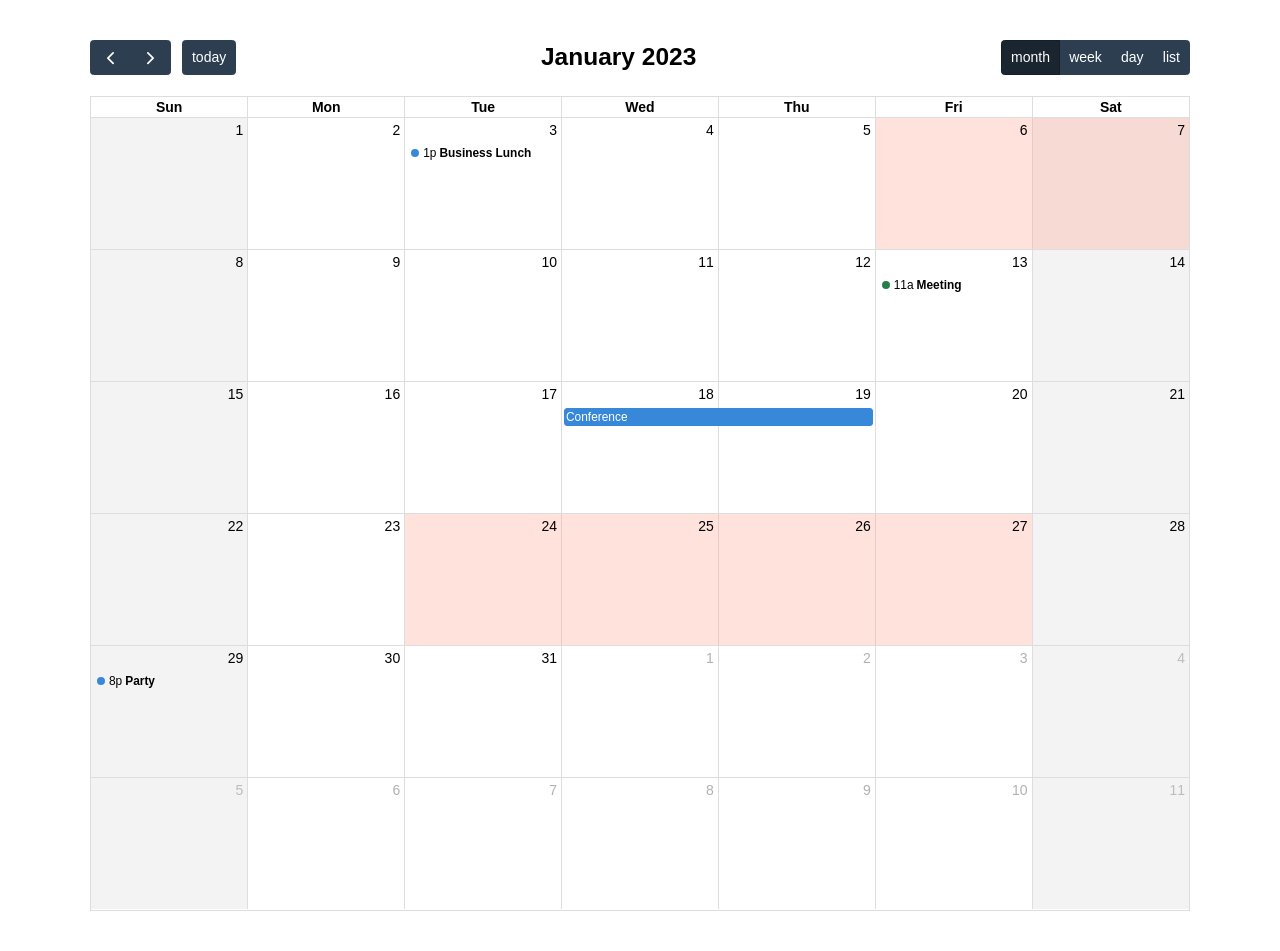
<file: lib/fullcalendar-6.1.15/examples/background-events.html>
<!DOCTYPE html>
<html>
<head>
<meta charset='utf-8' />
<script src='../dist/index.global.js'></script>
<script>

  document.addEventListener('DOMContentLoaded', function() {
    var calendarEl = document.getElementById('calendar');

    var calendar = new FullCalendar.Calendar(calendarEl, {
      headerToolbar: {
        left: 'prev,next today',
        center: 'title',
        right: 'dayGridMonth,timeGridWeek,timeGridDay,listMonth'
      },
      initialDate: '2023-01-12',
      navLinks: true, // can click day/week names to navigate views
      businessHours: true, // display business hours
      editable: true,
      selectable: true,
      events: [
        {
          title: 'Business Lunch',
          start: '2023-01-03T13:00:00',
          constraint: 'businessHours'
        },
        {
          title: 'Meeting',
          start: '2023-01-13T11:00:00',
          constraint: 'availableForMeeting', // defined below
          color: '#257e4a'
        },
        {
          title: 'Conference',
          start: '2023-01-18',
          end: '2023-01-20'
        },
        {
          title: 'Party',
          start: '2023-01-29T20:00:00'
        },

        // areas where "Meeting" must be dropped
        {
          groupId: 'availableForMeeting',
          start: '2023-01-11T10:00:00',
          end: '2023-01-11T16:00:00',
          display: 'background'
        },
        {
          groupId: 'availableForMeeting',
          start: '2023-01-13T10:00:00',
          end: '2023-01-13T16:00:00',
          display: 'background'
        },

        // red areas where no events can be dropped
        {
          start: '2023-01-24',
          end: '2023-01-28',
          overlap: false,
          display: 'background',
          color: '#ff9f89'
        },
        {
          start: '2023-01-06',
          end: '2023-01-08',
          overlap: false,
          display: 'background',
          color: '#ff9f89'
        }
      ]
    });

    calendar.render();
  });

</script>
<style>

  body {
    margin: 40px 10px;
    padding: 0;
    font-family: Arial, Helvetica Neue, Helvetica, sans-serif;
    font-size: 14px;
  }

  #calendar {
    max-width: 1100px;
    margin: 0 auto;
  }

</style>
</head>
<body>

  <div id='calendar'></div>

</body>
</html>
</file>
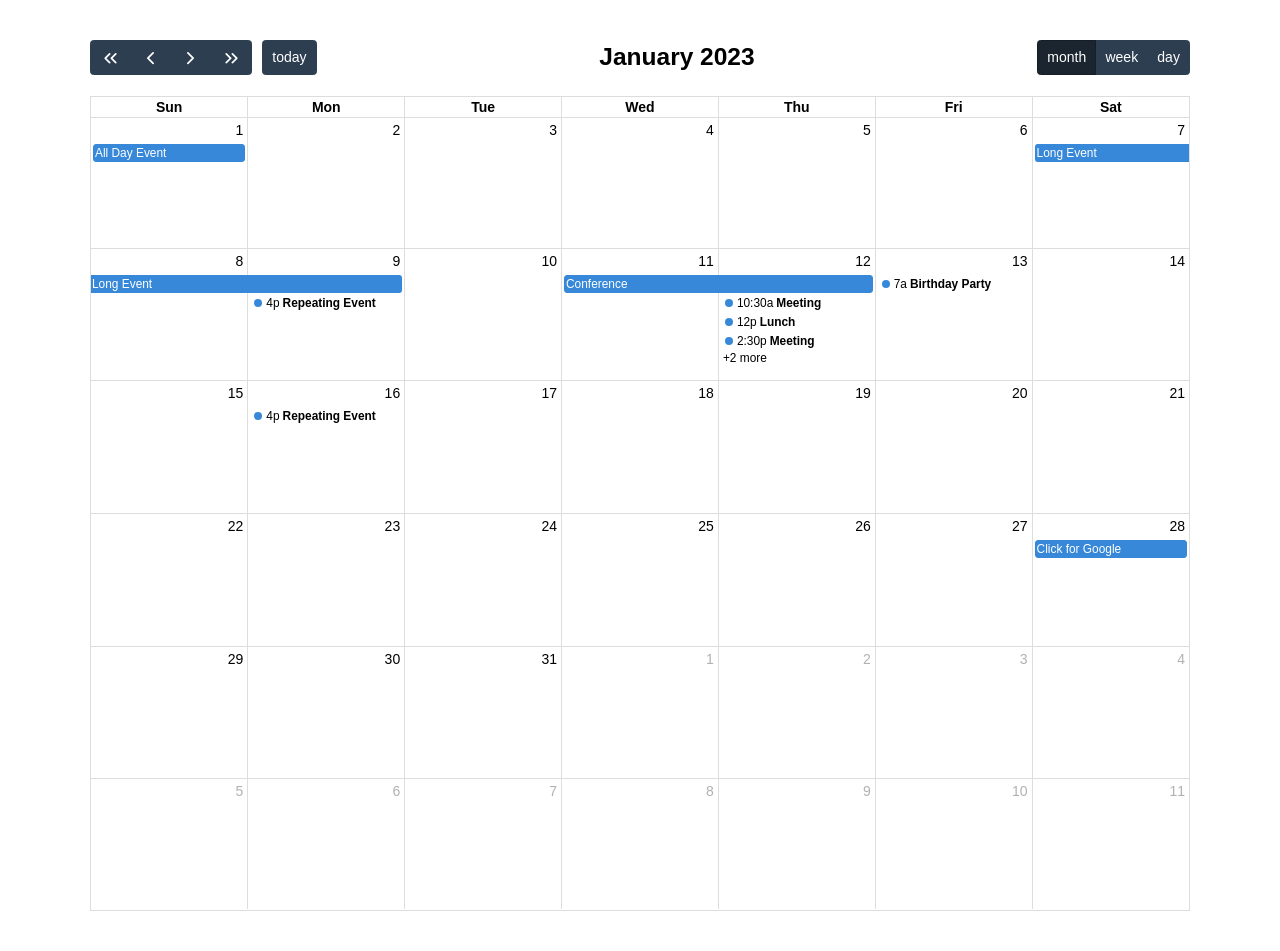
<file: lib/fullcalendar-6.1.15/examples/daygrid-views.html>
<!DOCTYPE html>
<html>
<head>
<meta charset='utf-8' />
<script src='../dist/index.global.js'></script>
<script>

  document.addEventListener('DOMContentLoaded', function() {
    var calendarEl = document.getElementById('calendar');

    var calendar = new FullCalendar.Calendar(calendarEl, {
      headerToolbar: {
        left: 'prevYear,prev,next,nextYear today',
        center: 'title',
        right: 'dayGridMonth,dayGridWeek,dayGridDay'
      },
      initialDate: '2023-01-12',
      navLinks: true, // can click day/week names to navigate views
      editable: true,
      dayMaxEvents: true, // allow "more" link when too many events
      events: [
        {
          title: 'All Day Event',
          start: '2023-01-01'
        },
        {
          title: 'Long Event',
          start: '2023-01-07',
          end: '2023-01-10'
        },
        {
          groupId: 999,
          title: 'Repeating Event',
          start: '2023-01-09T16:00:00'
        },
        {
          groupId: 999,
          title: 'Repeating Event',
          start: '2023-01-16T16:00:00'
        },
        {
          title: 'Conference',
          start: '2023-01-11',
          end: '2023-01-13'
        },
        {
          title: 'Meeting',
          start: '2023-01-12T10:30:00',
          end: '2023-01-12T12:30:00'
        },
        {
          title: 'Lunch',
          start: '2023-01-12T12:00:00'
        },
        {
          title: 'Meeting',
          start: '2023-01-12T14:30:00'
        },
        {
          title: 'Happy Hour',
          start: '2023-01-12T17:30:00'
        },
        {
          title: 'Dinner',
          start: '2023-01-12T20:00:00'
        },
        {
          title: 'Birthday Party',
          start: '2023-01-13T07:00:00'
        },
        {
          title: 'Click for Google',
          url: 'http://google.com/',
          start: '2023-01-28'
        }
      ]
    });

    calendar.render();
  });

</script>
<style>

  body {
    margin: 40px 10px;
    padding: 0;
    font-family: Arial, Helvetica Neue, Helvetica, sans-serif;
    font-size: 14px;
  }

  #calendar {
    max-width: 1100px;
    margin: 0 auto;
  }

</style>
</head>
<body>

  <div id='calendar'></div>

</body>
</html>
</file>
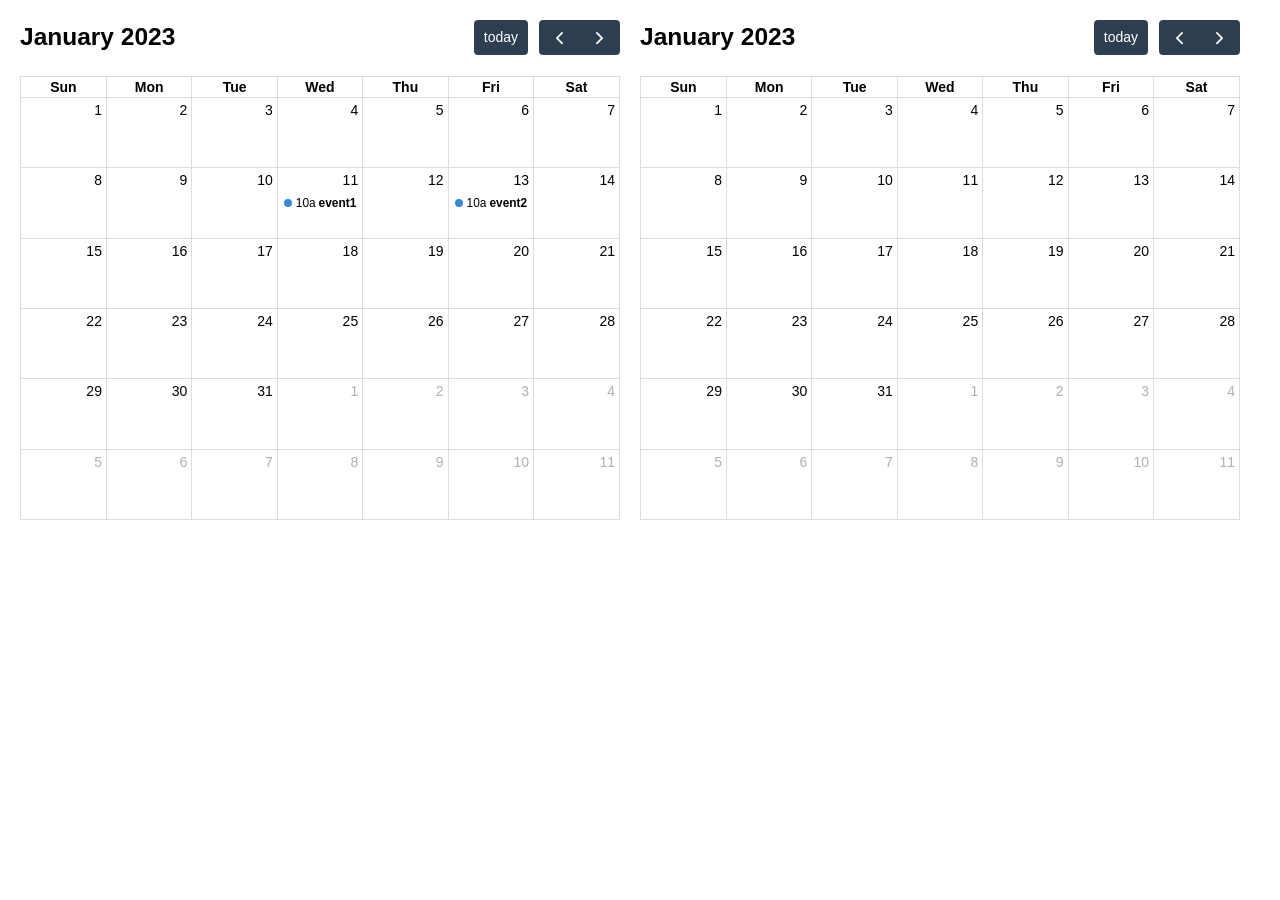
<file: lib/fullcalendar-6.1.15/examples/external-dragging-2cals.html>
<!DOCTYPE html>
<html>
<head>
<meta charset='utf-8' />
<script src='../dist/index.global.js'></script>
<script>

  document.addEventListener('DOMContentLoaded', function() {
    var srcCalendarEl = document.getElementById('source-calendar');
    var destCalendarEl = document.getElementById('destination-calendar');

    var srcCalendar = new FullCalendar.Calendar(srcCalendarEl, {
      editable: true,
      initialDate: '2023-01-12',
      events: [
        {
          title: 'event1',
          start: '2023-01-11T10:00:00',
          end: '2023-01-11T16:00:00'
        },
        {
          title: 'event2',
          start: '2023-01-13T10:00:00',
          end: '2023-01-13T16:00:00'
        }
      ],
      eventLeave: function(info) {
        console.log('event left!', info.event);
      }
    });

    var destCalendar = new FullCalendar.Calendar(destCalendarEl, {
      initialDate: '2023-01-12',
      editable: true,
      droppable: true, // will let it receive events!
      eventReceive: function(info) {
        console.log('event received!', info.event);
      }
    });

    srcCalendar.render();
    destCalendar.render();
  });

</script>
<style>

  body {
    margin: 20px 0 0 20px;
    font-size: 14px;
    font-family: Arial, Helvetica Neue, Helvetica, sans-serif;
  }

  #source-calendar,
  #destination-calendar {
    float: left;
    width: 600px;
    margin: 0 20px 20px 0;
  }

</style>
</head>
<body>

  <div id='source-calendar'></div>
  <div id='destination-calendar'></div>

</body>
</html>
</file>
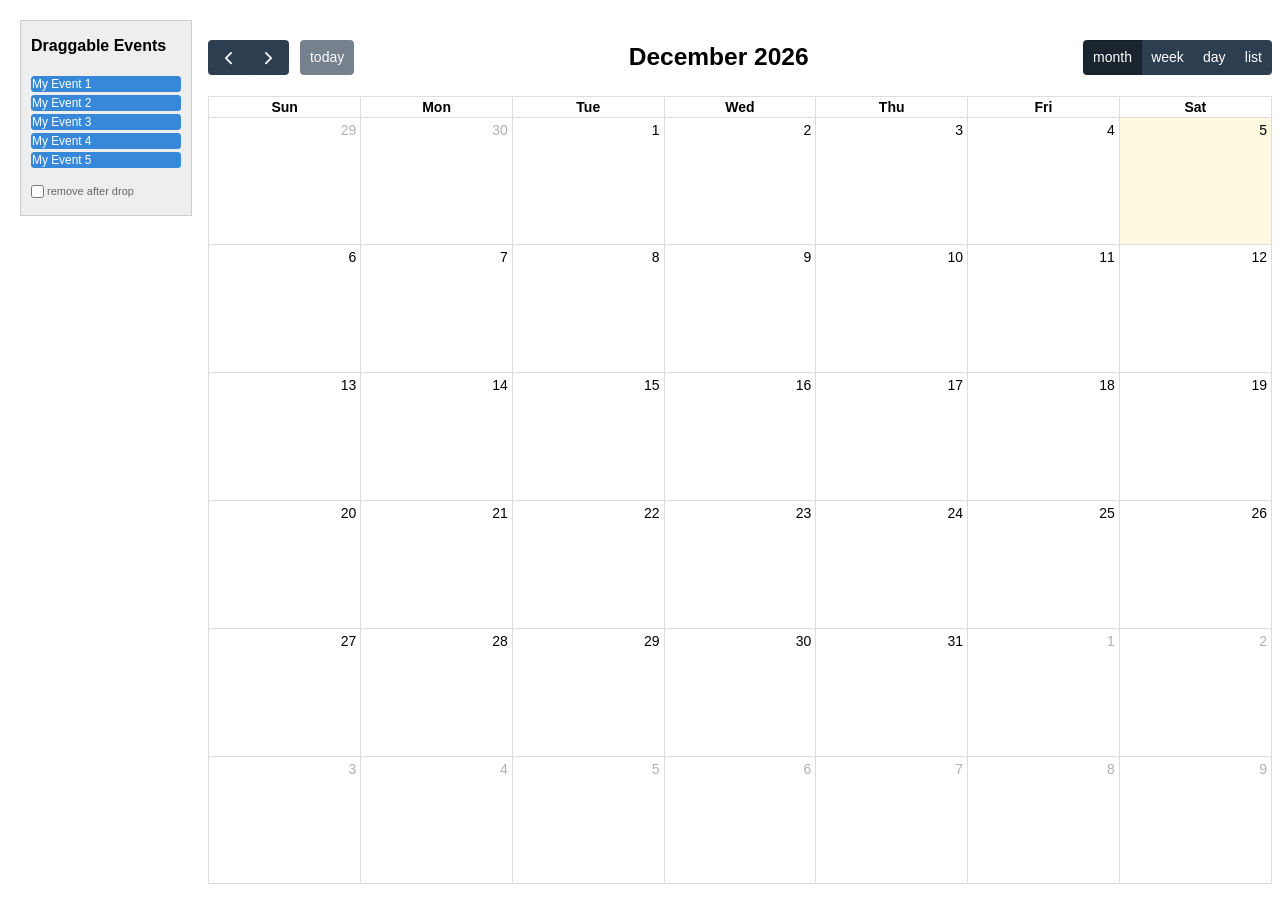
<file: lib/fullcalendar-6.1.15/examples/external-dragging-builtin.html>
<!DOCTYPE html>
<html>
<head>
<meta charset='utf-8' />
<script src='../dist/index.global.js'></script>
<script>

  document.addEventListener('DOMContentLoaded', function() {

    /* initialize the external events
    -----------------------------------------------------------------*/

    var containerEl = document.getElementById('external-events-list');
    new FullCalendar.Draggable(containerEl, {
      itemSelector: '.fc-event',
      eventData: function(eventEl) {
        return {
          title: eventEl.innerText.trim()
        }
      }
    });

    //// the individual way to do it
    // var containerEl = document.getElementById('external-events-list');
    // var eventEls = Array.prototype.slice.call(
    //   containerEl.querySelectorAll('.fc-event')
    // );
    // eventEls.forEach(function(eventEl) {
    //   new FullCalendar.Draggable(eventEl, {
    //     eventData: {
    //       title: eventEl.innerText.trim(),
    //     }
    //   });
    // });

    /* initialize the calendar
    -----------------------------------------------------------------*/

    var calendarEl = document.getElementById('calendar');
    var calendar = new FullCalendar.Calendar(calendarEl, {
      headerToolbar: {
        left: 'prev,next today',
        center: 'title',
        right: 'dayGridMonth,timeGridWeek,timeGridDay,listWeek'
      },
      editable: true,
      droppable: true, // this allows things to be dropped onto the calendar
      drop: function(arg) {
        // is the "remove after drop" checkbox checked?
        if (document.getElementById('drop-remove').checked) {
          // if so, remove the element from the "Draggable Events" list
          arg.draggedEl.parentNode.removeChild(arg.draggedEl);
        }
      }
    });
    calendar.render();

  });

</script>
<style>

  body {
    margin-top: 40px;
    font-size: 14px;
    font-family: Arial, Helvetica Neue, Helvetica, sans-serif;
  }

  #external-events {
    position: fixed;
    left: 20px;
    top: 20px;
    width: 150px;
    padding: 0 10px;
    border: 1px solid #ccc;
    background: #eee;
    text-align: left;
  }

  #external-events h4 {
    font-size: 16px;
    margin-top: 0;
    padding-top: 1em;
  }

  #external-events .fc-event {
    margin: 3px 0;
    cursor: move;
  }

  #external-events p {
    margin: 1.5em 0;
    font-size: 11px;
    color: #666;
  }

  #external-events p input {
    margin: 0;
    vertical-align: middle;
  }

  #calendar-wrap {
    margin-left: 200px;
  }

  #calendar {
    max-width: 1100px;
    margin: 0 auto;
  }

</style>
</head>
<body>
  <div id='wrap'>

    <div id='external-events'>
      <h4>Draggable Events</h4>

      <div id='external-events-list'>
        <div class='fc-event fc-h-event fc-daygrid-event fc-daygrid-block-event'>
          <div class='fc-event-main'>My Event 1</div>
        </div>
        <div class='fc-event fc-h-event fc-daygrid-event fc-daygrid-block-event'>
          <div class='fc-event-main'>My Event 2</div>
        </div>
        <div class='fc-event fc-h-event fc-daygrid-event fc-daygrid-block-event'>
          <div class='fc-event-main'>My Event 3</div>
        </div>
        <div class='fc-event fc-h-event fc-daygrid-event fc-daygrid-block-event'>
          <div class='fc-event-main'>My Event 4</div>
        </div>
        <div class='fc-event fc-h-event fc-daygrid-event fc-daygrid-block-event'>
          <div class='fc-event-main'>My Event 5</div>
        </div>
      </div>

      <p>
        <input type='checkbox' id='drop-remove' />
        <label for='drop-remove'>remove after drop</label>
      </p>
    </div>

    <div id='calendar-wrap'>
      <div id='calendar'></div>
    </div>

  </div>
</body>
</html>
</file>
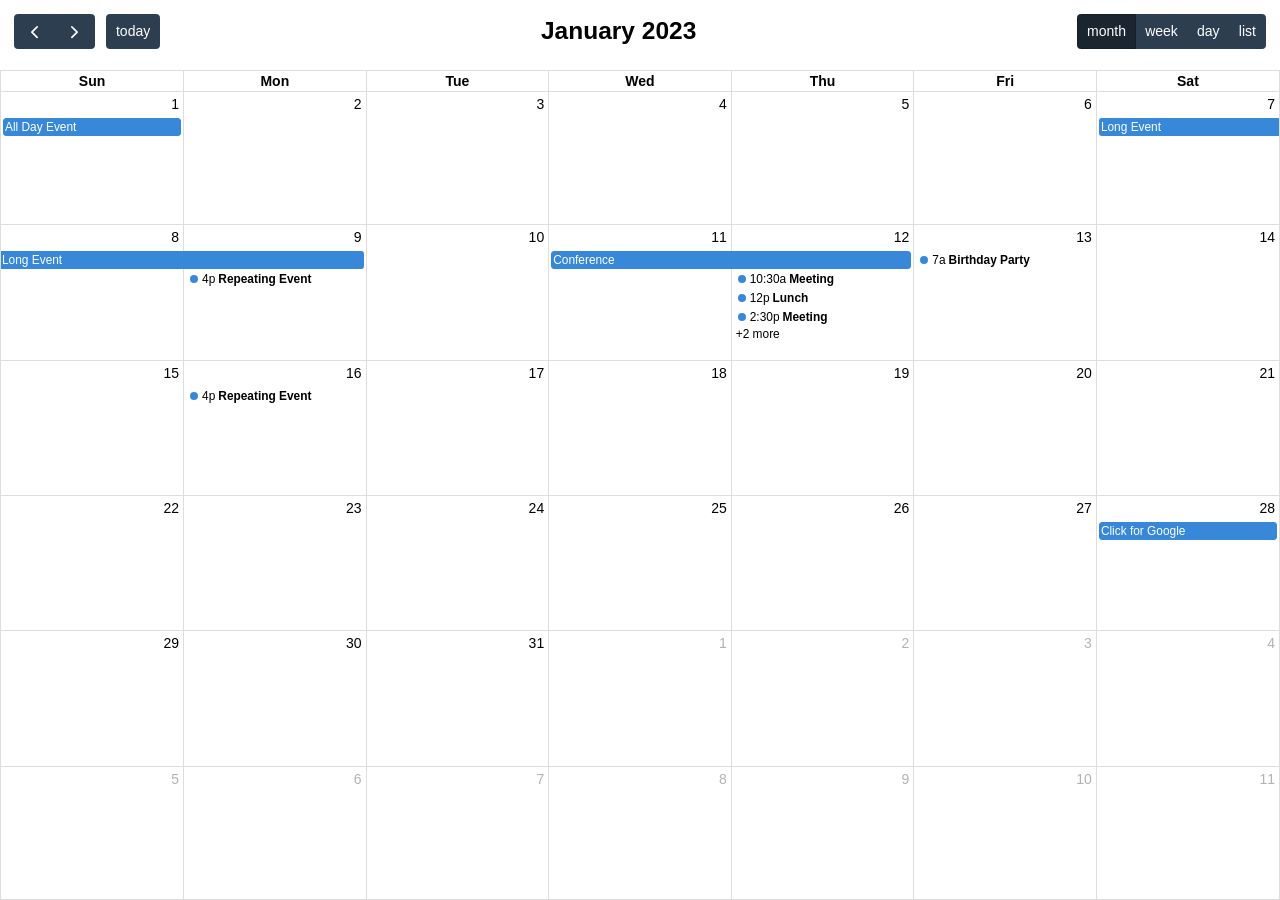
<file: lib/fullcalendar-6.1.15/examples/full-height.html>
<!DOCTYPE html>
<html>
<head>
<meta charset='utf-8' />
<script src='../dist/index.global.js'></script>
<script>

  document.addEventListener('DOMContentLoaded', function() {
    var calendarEl = document.getElementById('calendar');

    var calendar = new FullCalendar.Calendar(calendarEl, {
      height: '100%',
      expandRows: true,
      slotMinTime: '08:00',
      slotMaxTime: '20:00',
      headerToolbar: {
        left: 'prev,next today',
        center: 'title',
        right: 'dayGridMonth,timeGridWeek,timeGridDay,listWeek'
      },
      initialView: 'dayGridMonth',
      initialDate: '2023-01-12',
      navLinks: true, // can click day/week names to navigate views
      editable: true,
      selectable: true,
      nowIndicator: true,
      dayMaxEvents: true, // allow "more" link when too many events
      events: [
        {
          title: 'All Day Event',
          start: '2023-01-01',
        },
        {
          title: 'Long Event',
          start: '2023-01-07',
          end: '2023-01-10'
        },
        {
          groupId: 999,
          title: 'Repeating Event',
          start: '2023-01-09T16:00:00'
        },
        {
          groupId: 999,
          title: 'Repeating Event',
          start: '2023-01-16T16:00:00'
        },
        {
          title: 'Conference',
          start: '2023-01-11',
          end: '2023-01-13'
        },
        {
          title: 'Meeting',
          start: '2023-01-12T10:30:00',
          end: '2023-01-12T12:30:00'
        },
        {
          title: 'Lunch',
          start: '2023-01-12T12:00:00'
        },
        {
          title: 'Meeting',
          start: '2023-01-12T14:30:00'
        },
        {
          title: 'Happy Hour',
          start: '2023-01-12T17:30:00'
        },
        {
          title: 'Dinner',
          start: '2023-01-12T20:00:00'
        },
        {
          title: 'Birthday Party',
          start: '2023-01-13T07:00:00'
        },
        {
          title: 'Click for Google',
          url: 'http://google.com/',
          start: '2023-01-28'
        }
      ]
    });

    calendar.render();
  });

</script>
<style>

  html, body {
    overflow: hidden; /* don't do scrollbars */
    font-family: Arial, Helvetica Neue, Helvetica, sans-serif;
    font-size: 14px;
  }

  #calendar-container {
    position: fixed;
    top: 0;
    left: 0;
    right: 0;
    bottom: 0;
  }

  .fc-header-toolbar {
    /*
    the calendar will be butting up against the edges,
    but let's scoot in the header's buttons
    */
    padding-top: 1em;
    padding-left: 1em;
    padding-right: 1em;
  }

</style>
</head>
<body>

  <div id='calendar-container'>
    <div id='calendar'></div>
  </div>

</body>
</html>
</file>
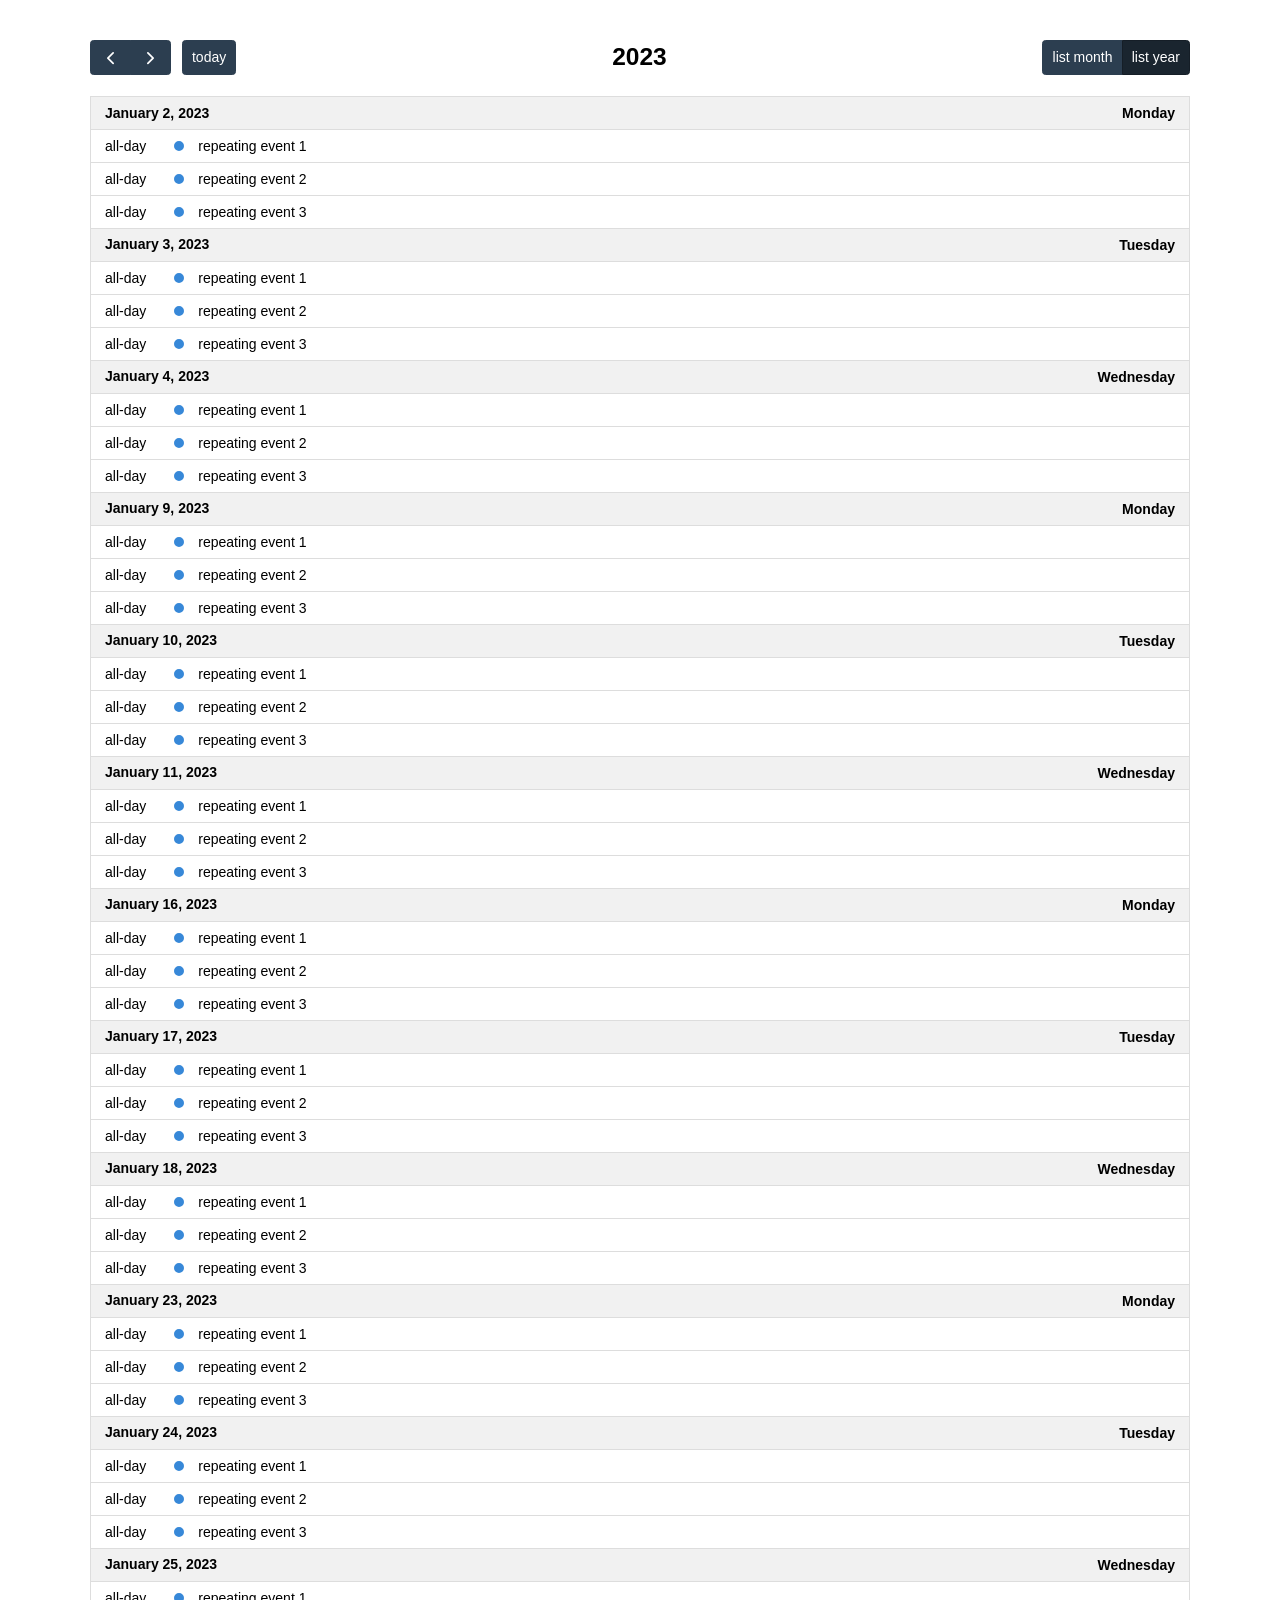
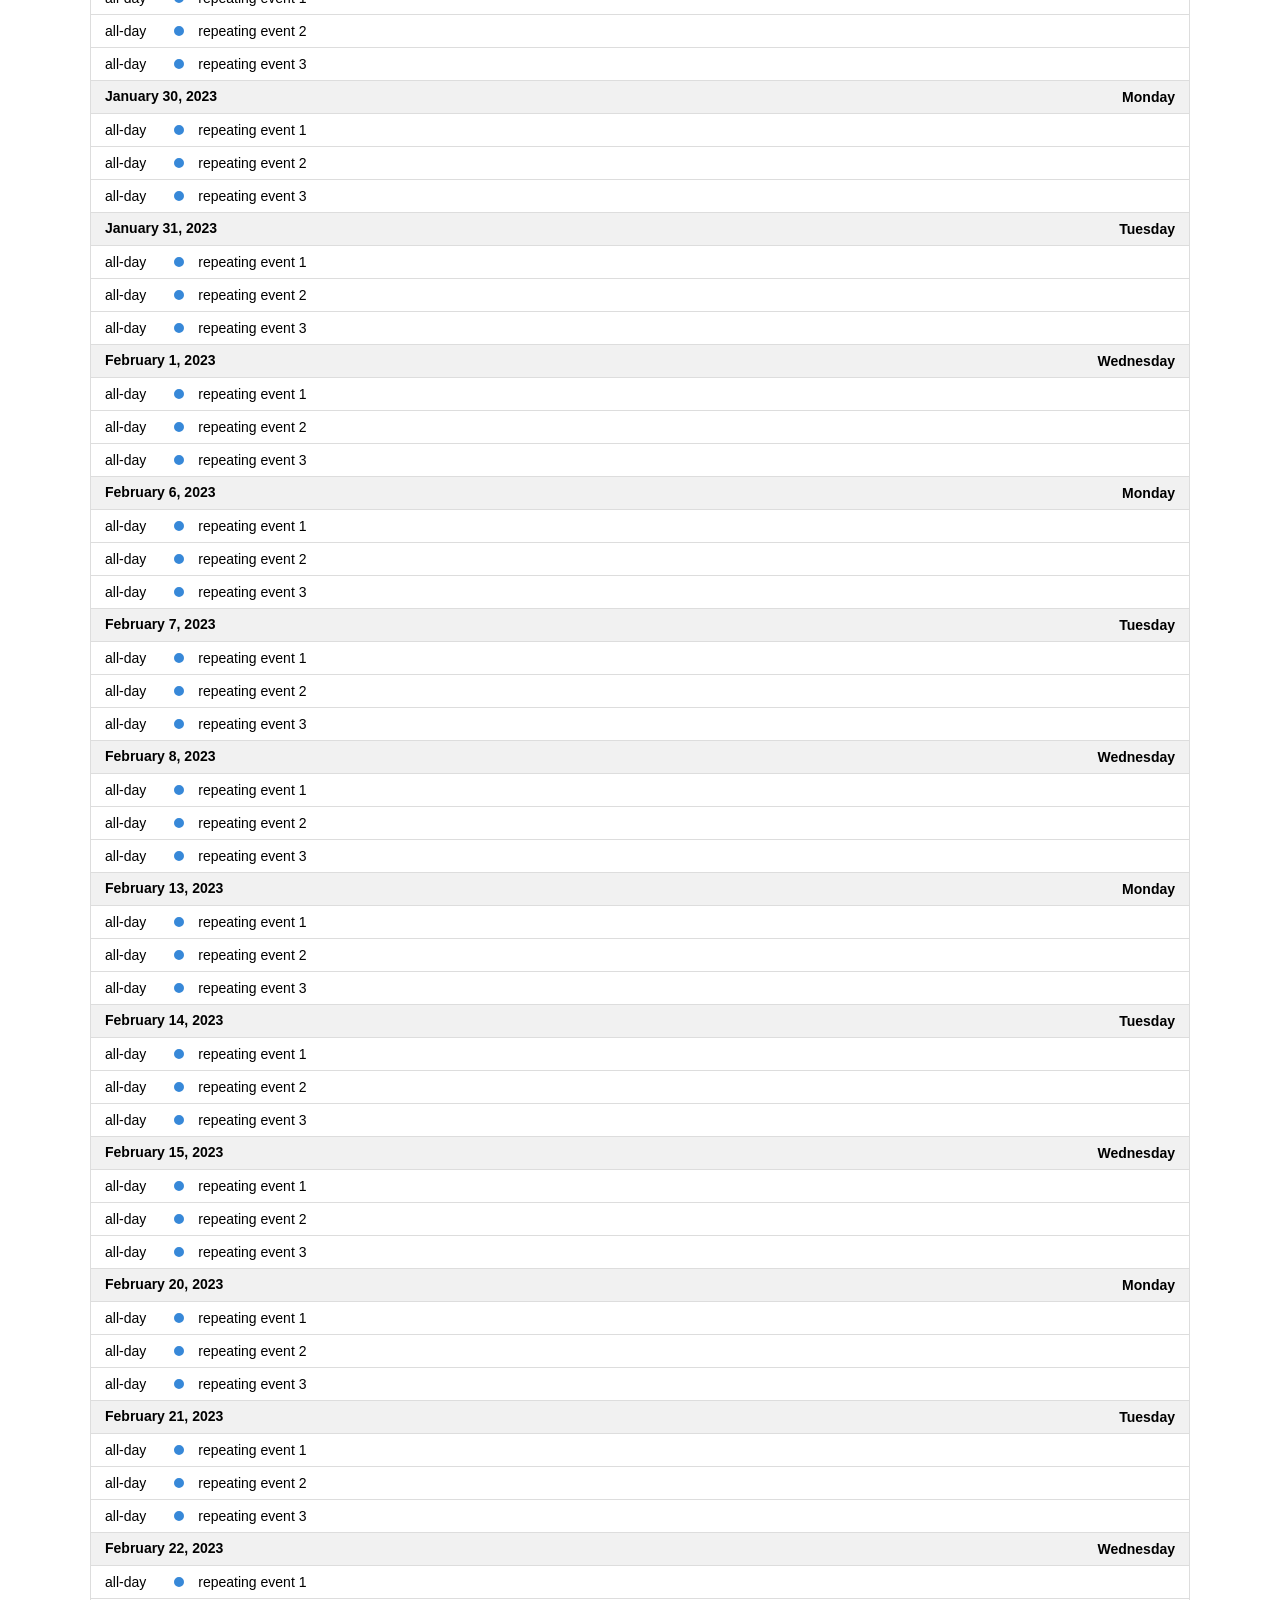
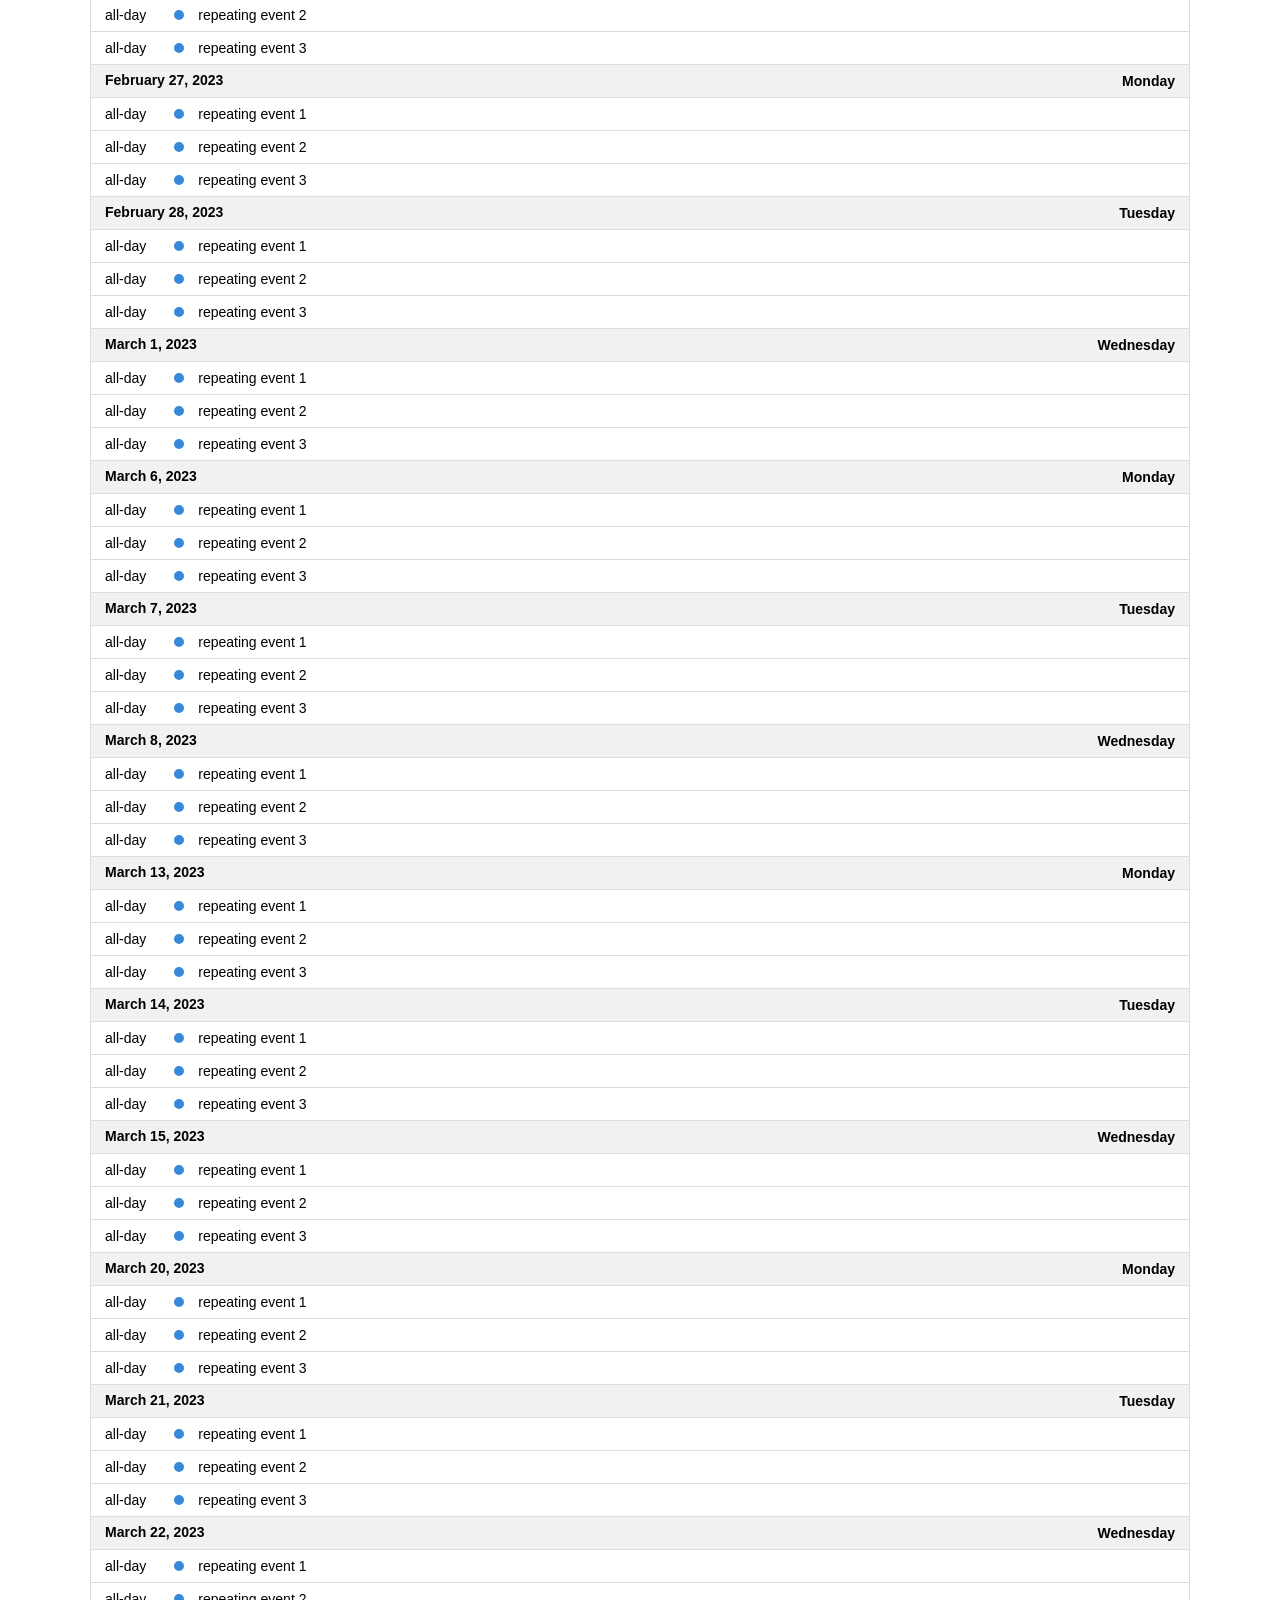
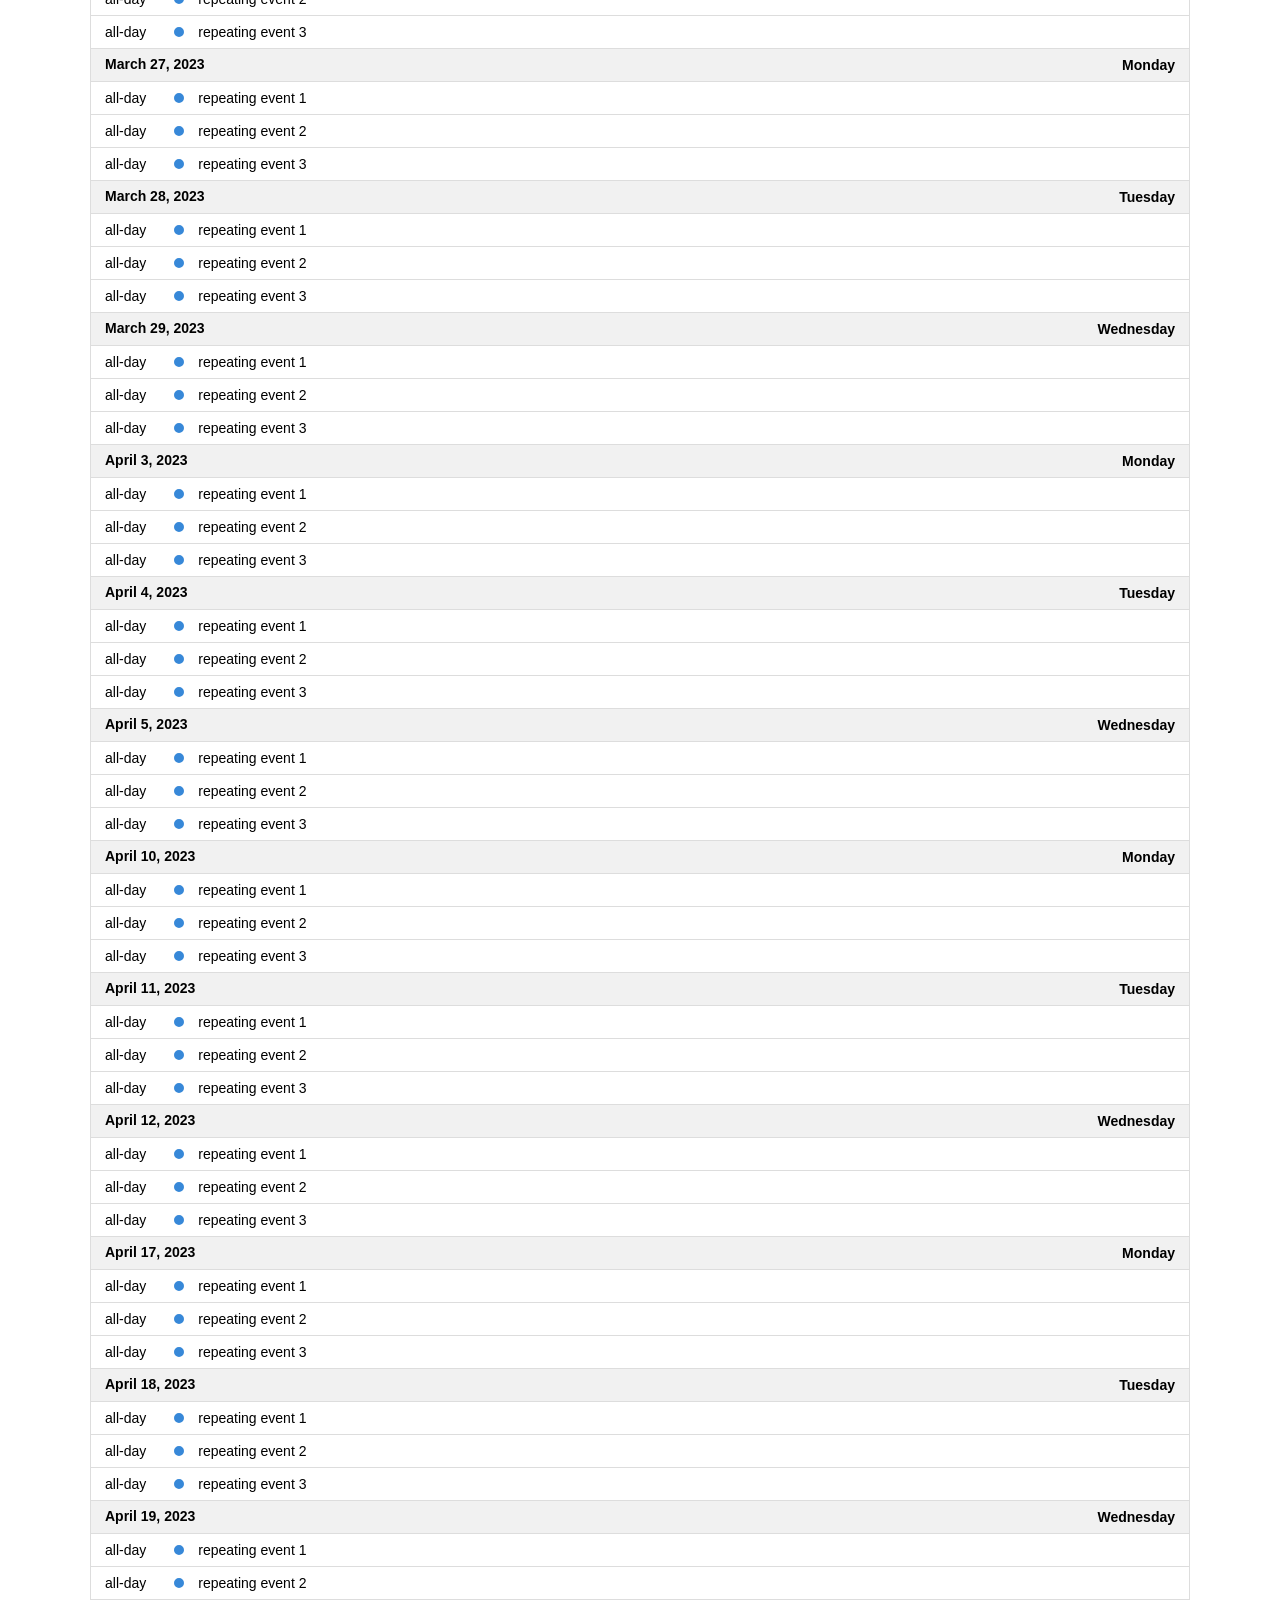
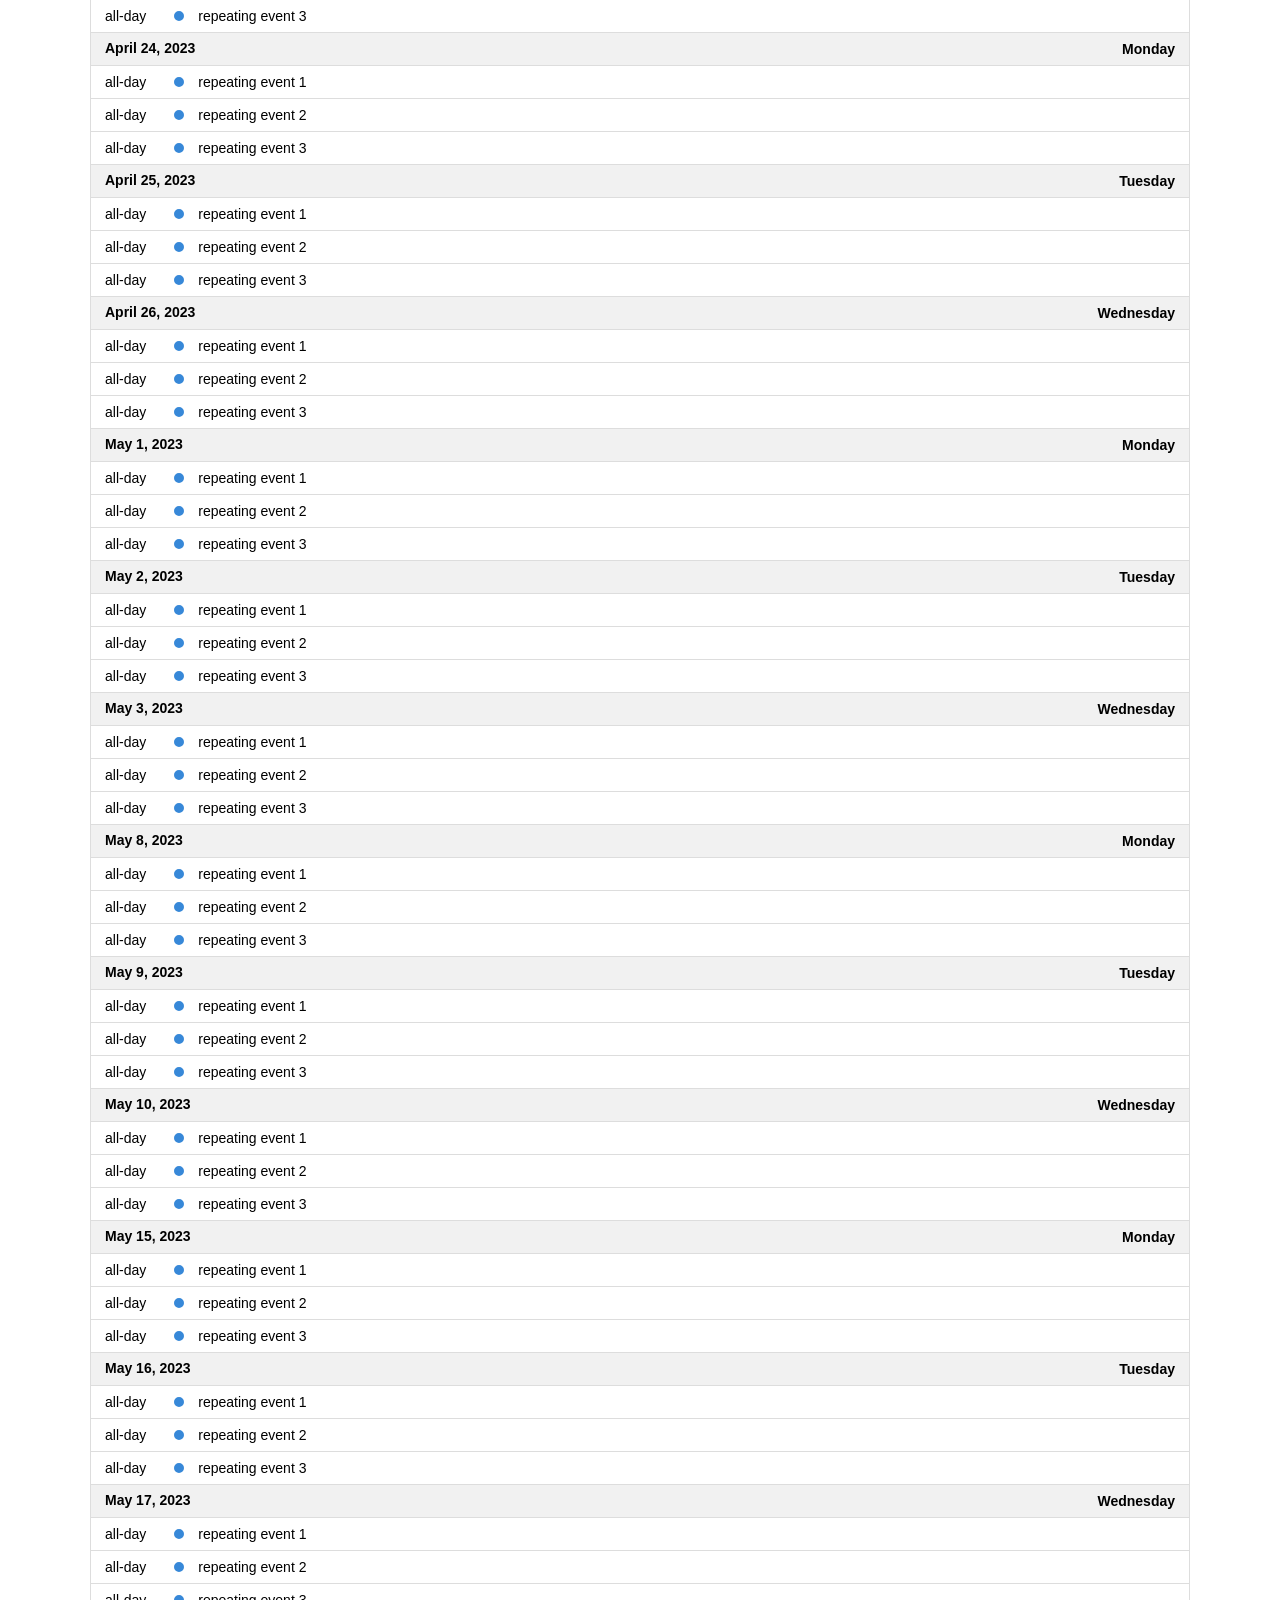
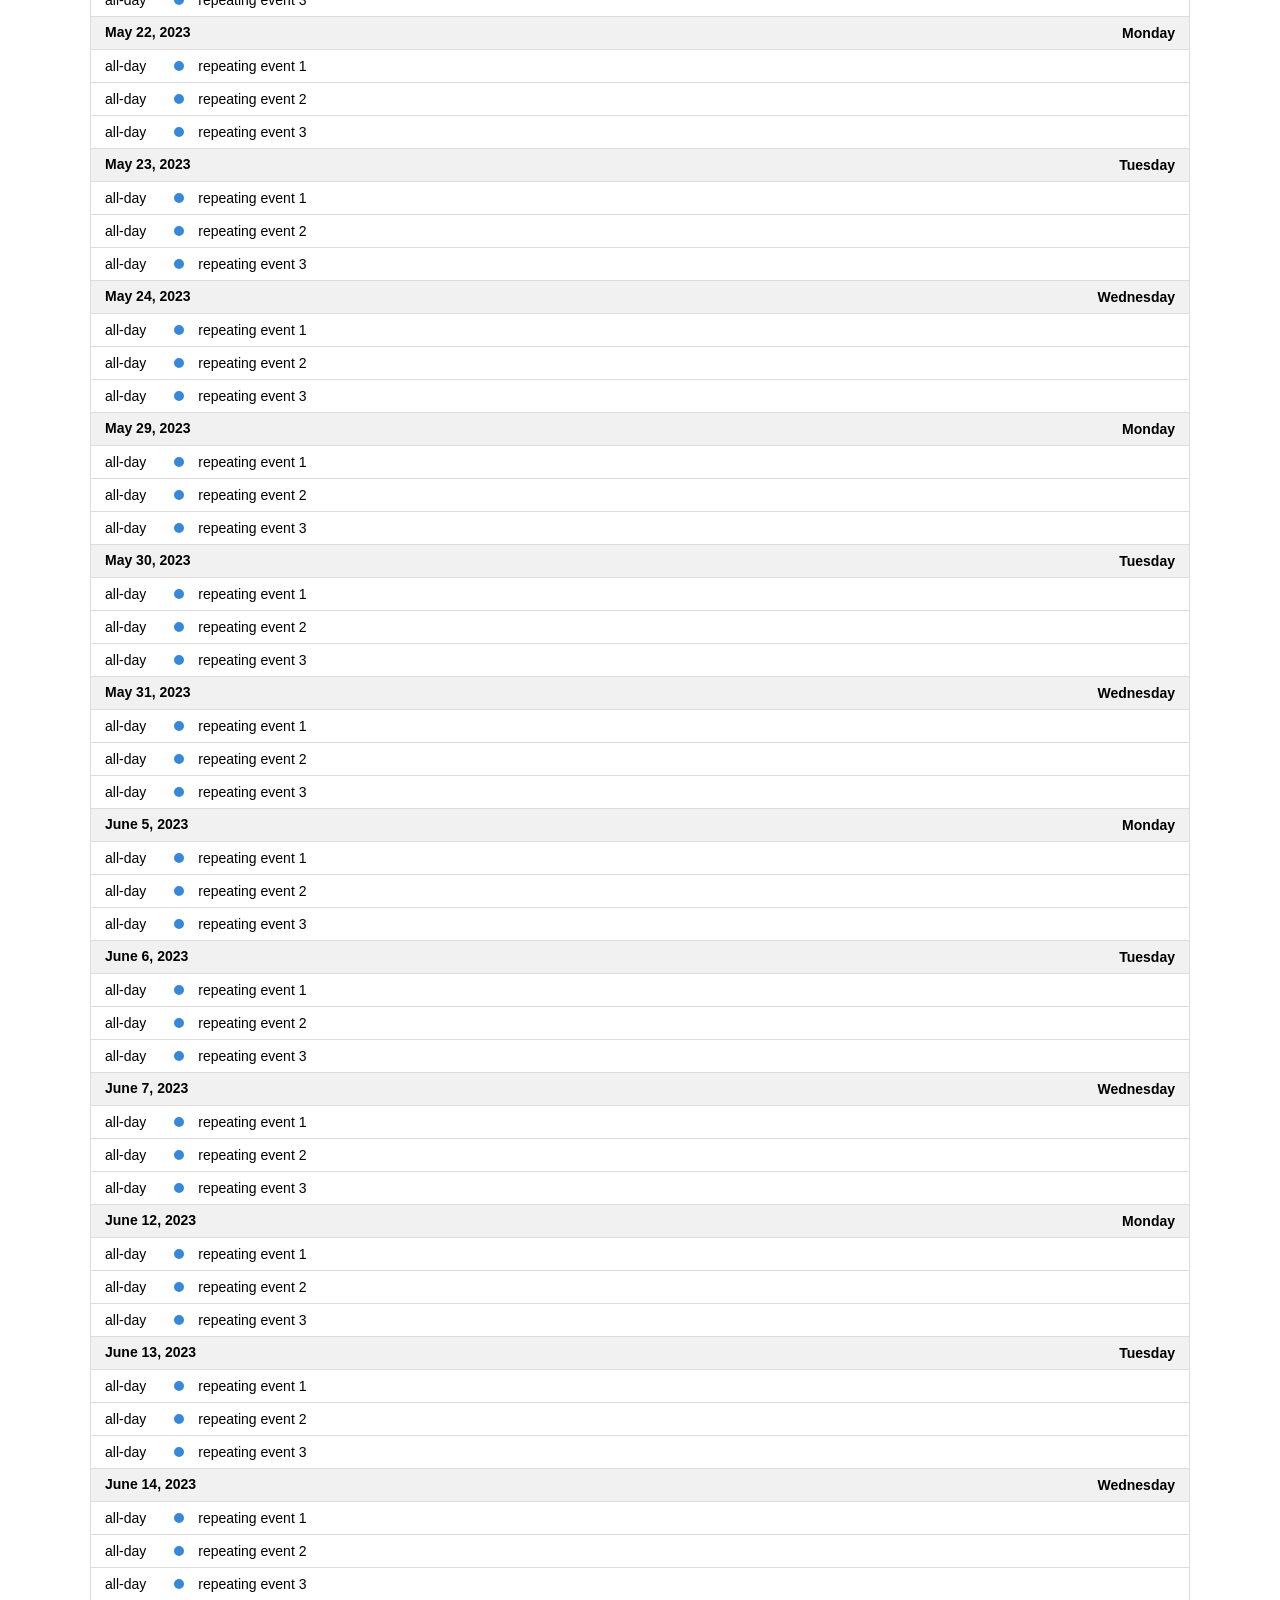
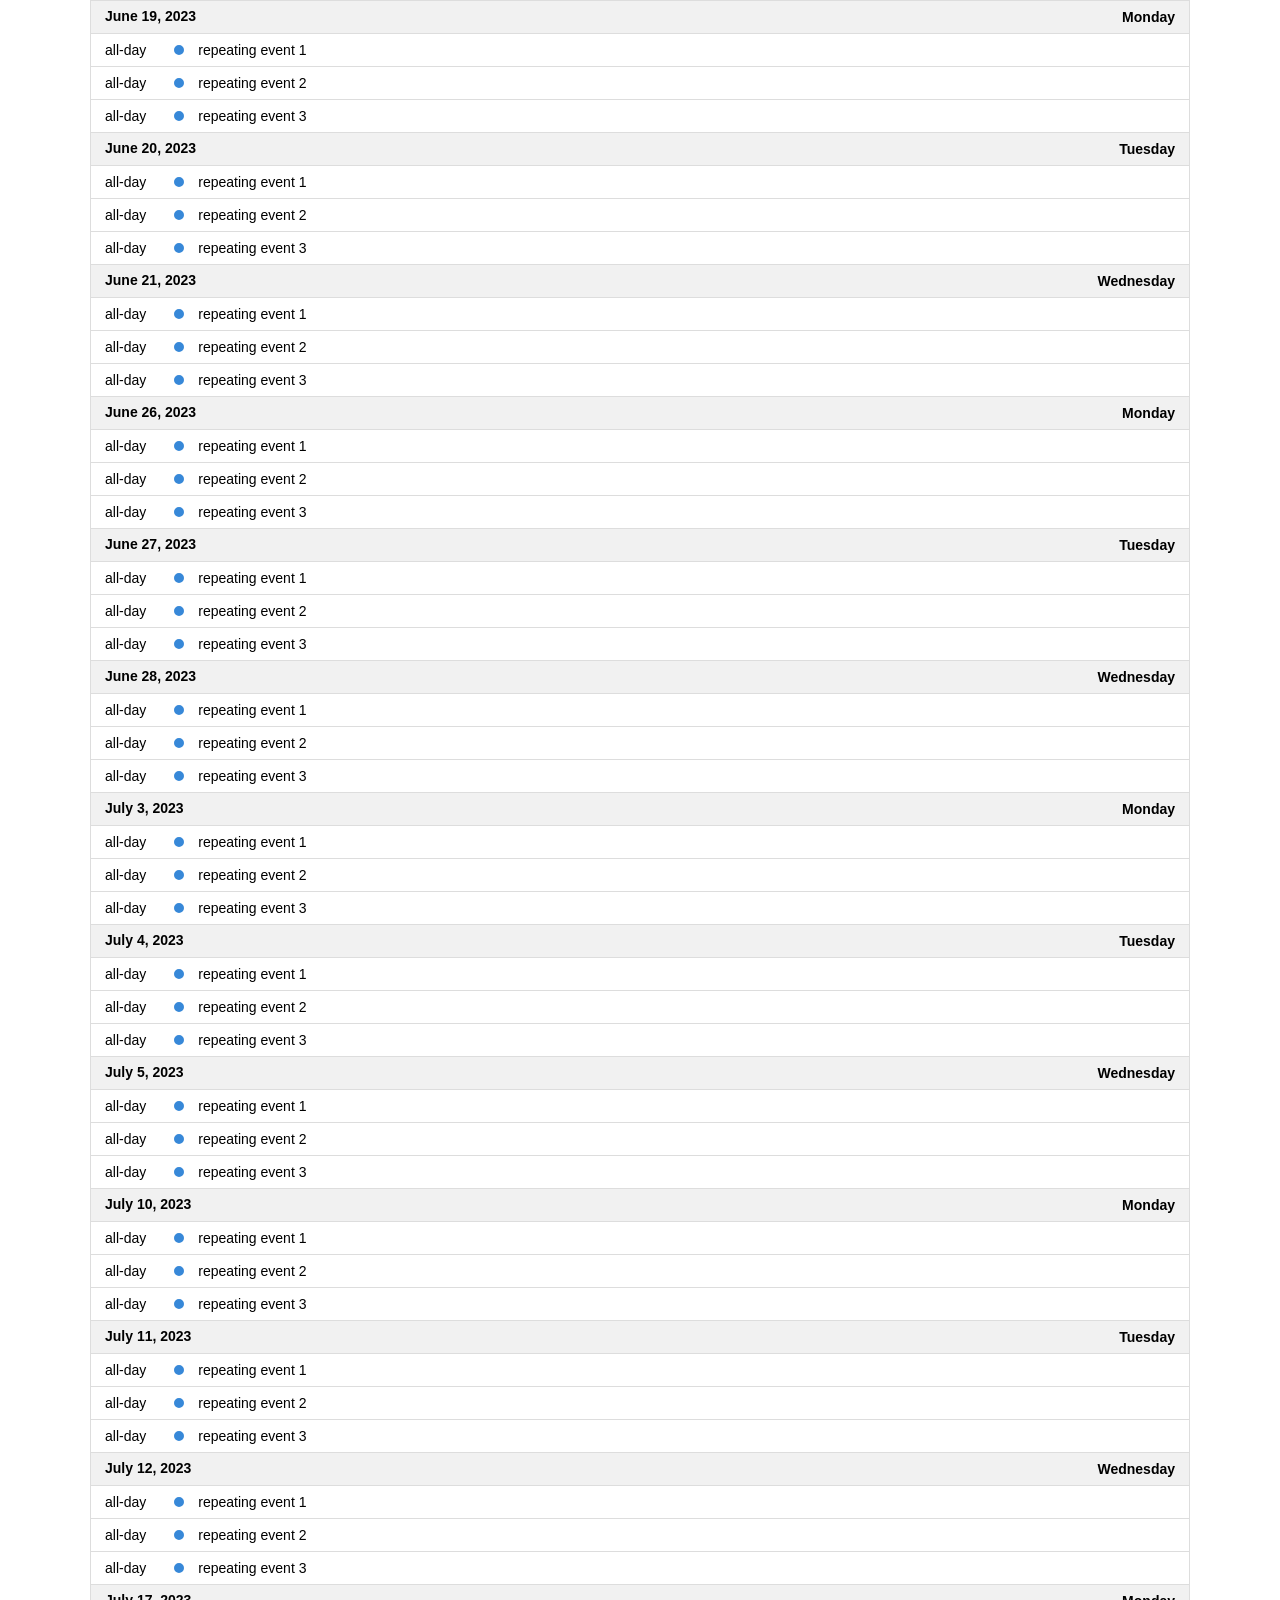
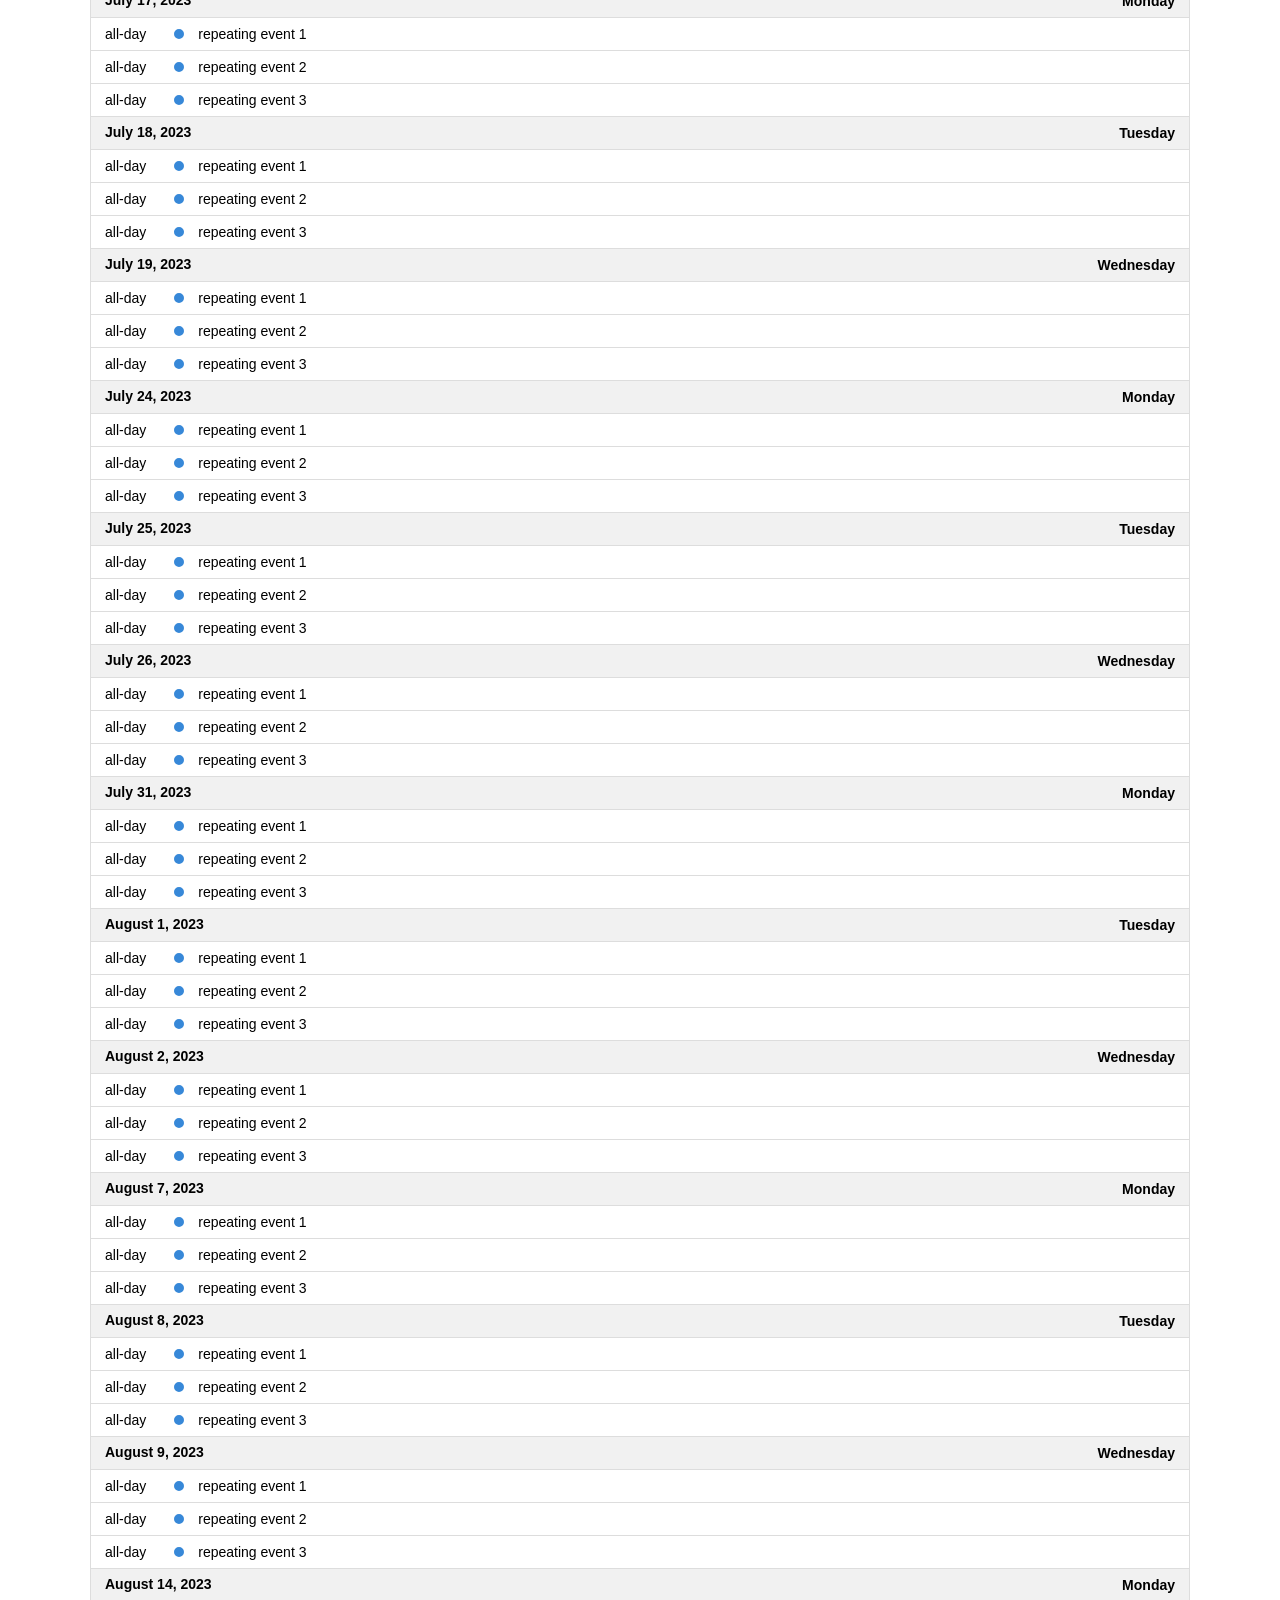
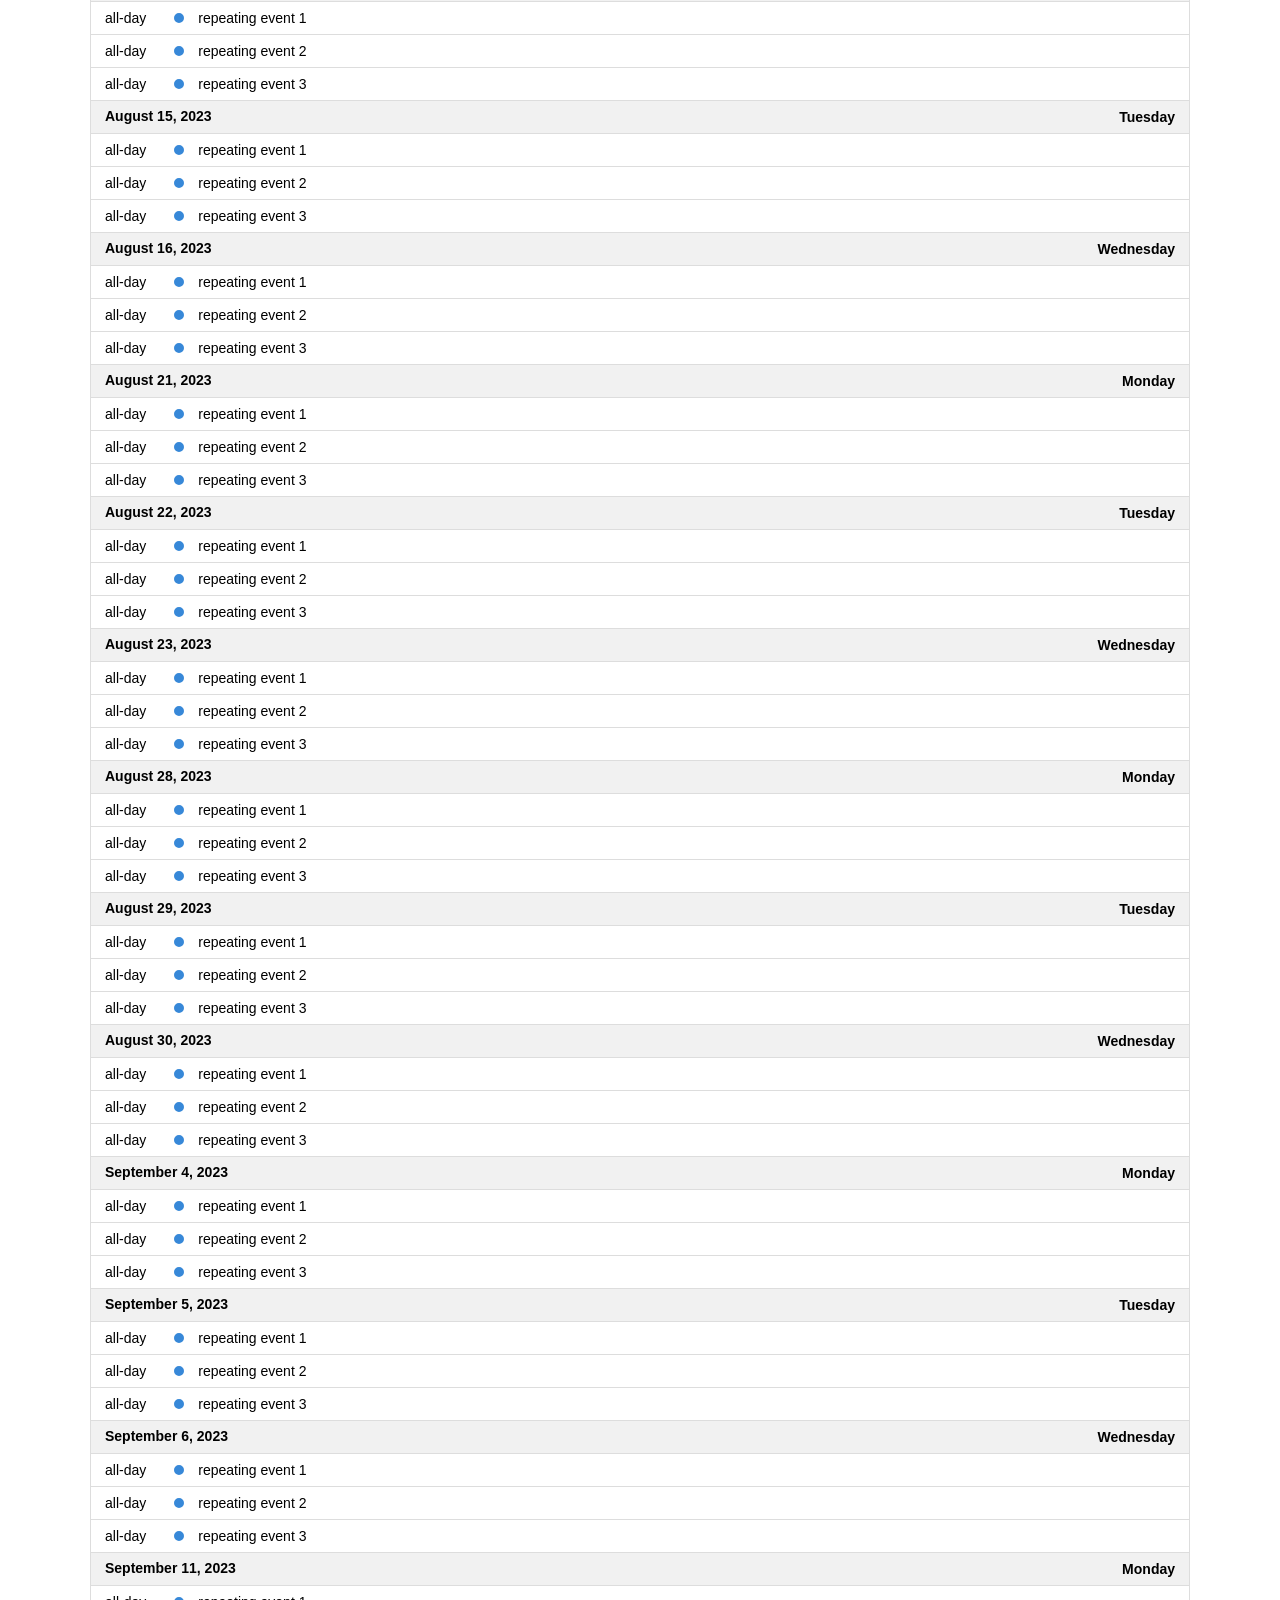
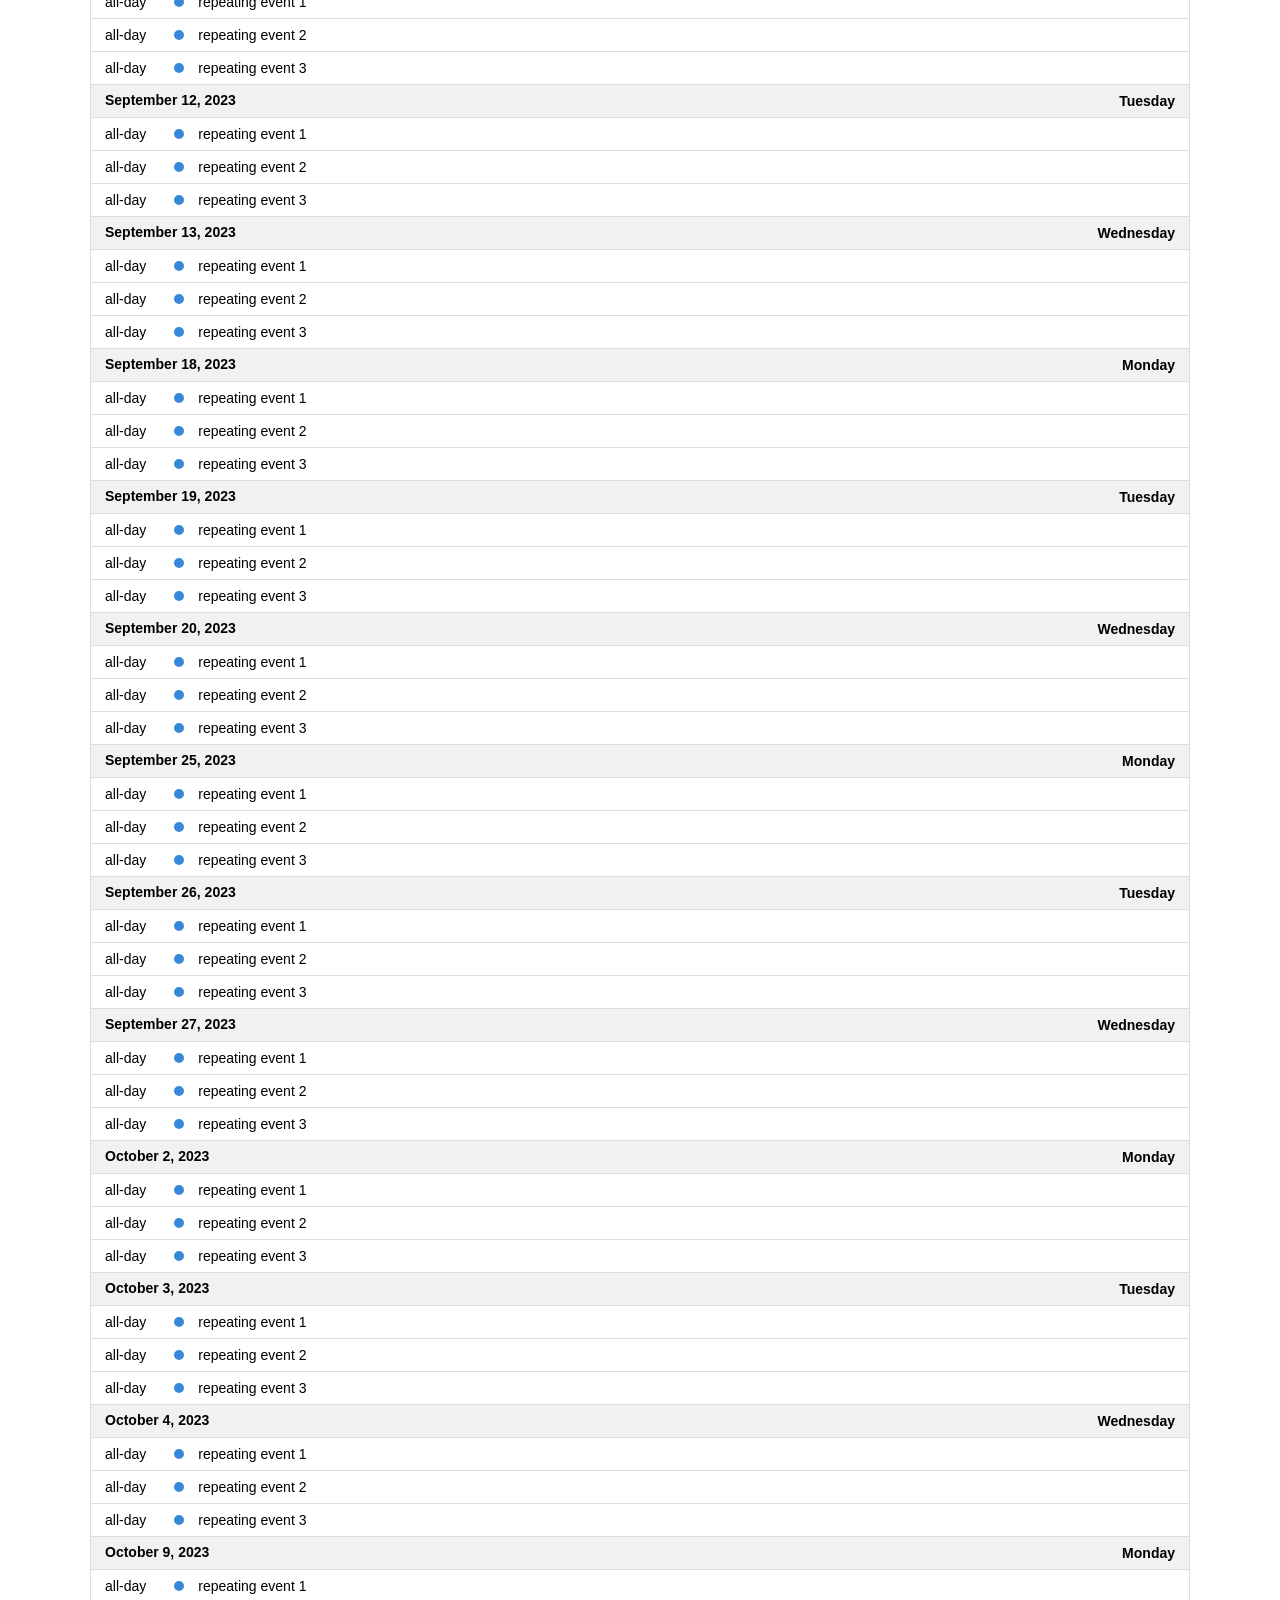
<file: lib/fullcalendar-6.1.15/examples/list-sticky-header.html>
<!DOCTYPE html>
<html>
<head>
<meta charset='utf-8' />
<script src='../dist/index.global.js'></script>
<script>

  document.addEventListener('DOMContentLoaded', function() {
    var calendarEl = document.getElementById('calendar');

    var calendar = new FullCalendar.Calendar(calendarEl, {
      height: 'auto',
      // stickyHeaderDates: false, // for disabling

      headerToolbar: {
        left: 'prev,next today',
        center: 'title',
        right: 'listMonth,listYear'
      },

      // customize the button names,
      // otherwise they'd all just say "list"
      views: {
        listMonth: { buttonText: 'list month' },
        listYear: { buttonText: 'list year' }
      },

      initialView: 'listYear',
      initialDate: '2023-01-12',
      navLinks: true, // can click day/week names to navigate views
      editable: true,
      events: [
        {
          title: 'repeating event 1',
          daysOfWeek: [ 1, 2, 3 ],
          duration: '00:30'
        },
        {
          title: 'repeating event 2',
          daysOfWeek: [ 1, 2, 3 ],
          duration: '00:30'
        },
        {
          title: 'repeating event 3',
          daysOfWeek: [ 1, 2, 3 ],
          duration: '00:30'
        }
      ]
    });

    calendar.render();
  });

</script>
<style>

  body {
    margin: 40px 10px;
    padding: 0;
    font-family: Arial, Helvetica Neue, Helvetica, sans-serif;
    font-size: 14px;
  }

  #calendar {
    max-width: 1100px;
    margin: 0 auto;
  }

</style>
</head>
<body>

  <div id='calendar'></div>

</body>
</html>
</file>
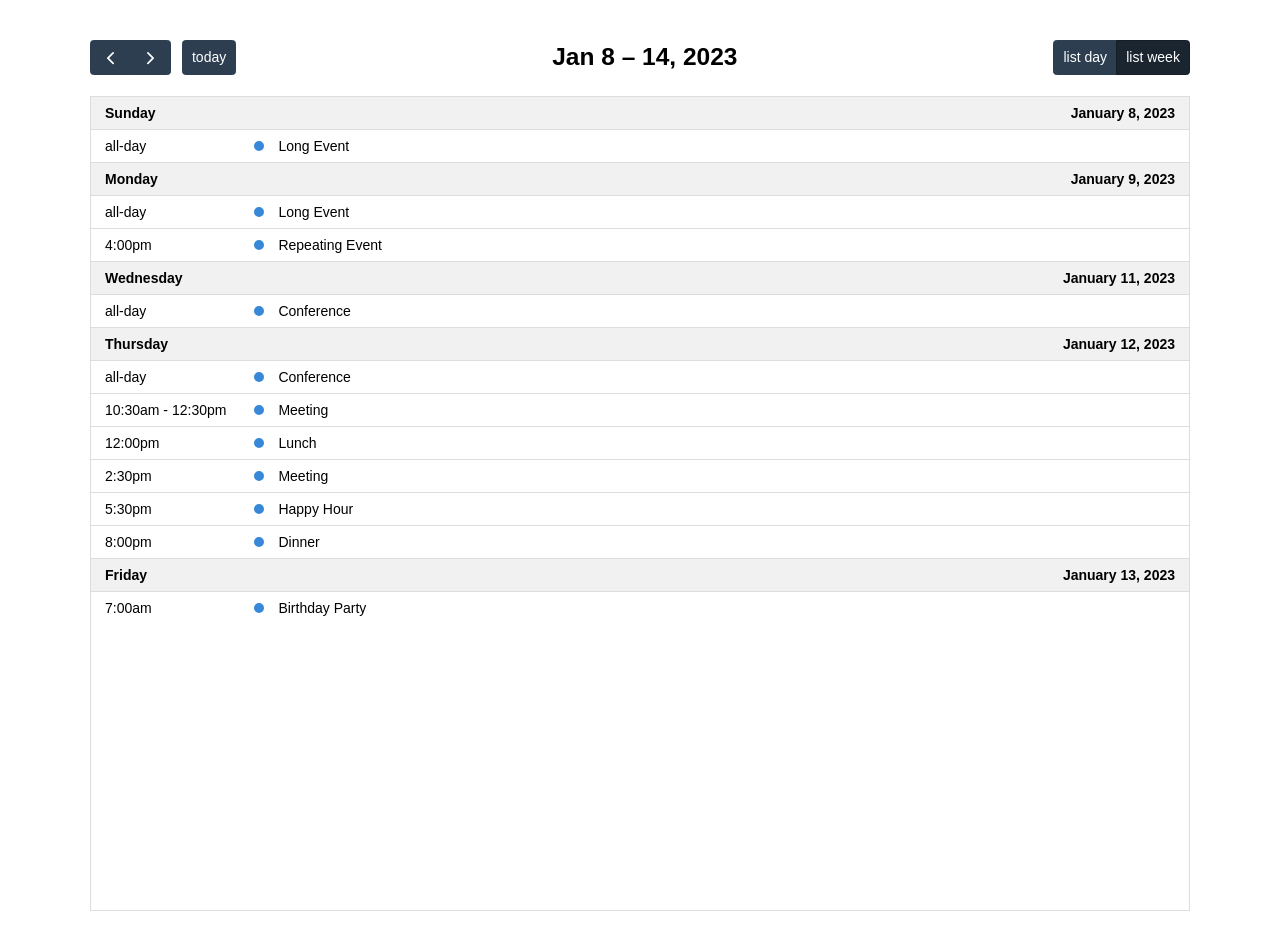
<file: lib/fullcalendar-6.1.15/examples/list-views.html>
<!DOCTYPE html>
<html>
<head>
<meta charset='utf-8' />
<script src='../dist/index.global.js'></script>
<script>

  document.addEventListener('DOMContentLoaded', function() {
    var calendarEl = document.getElementById('calendar');

    var calendar = new FullCalendar.Calendar(calendarEl, {

      headerToolbar: {
        left: 'prev,next today',
        center: 'title',
        right: 'listDay,listWeek'
      },

      // customize the button names,
      // otherwise they'd all just say "list"
      views: {
        listDay: { buttonText: 'list day' },
        listWeek: { buttonText: 'list week' }
      },

      initialView: 'listWeek',
      initialDate: '2023-01-12',
      navLinks: true, // can click day/week names to navigate views
      editable: true,
      dayMaxEvents: true, // allow "more" link when too many events
      events: [
        {
          title: 'All Day Event',
          start: '2023-01-01'
        },
        {
          title: 'Long Event',
          start: '2023-01-07',
          end: '2023-01-10'
        },
        {
          groupId: 999,
          title: 'Repeating Event',
          start: '2023-01-09T16:00:00'
        },
        {
          groupId: 999,
          title: 'Repeating Event',
          start: '2023-01-16T16:00:00'
        },
        {
          title: 'Conference',
          start: '2023-01-11',
          end: '2023-01-13'
        },
        {
          title: 'Meeting',
          start: '2023-01-12T10:30:00',
          end: '2023-01-12T12:30:00'
        },
        {
          title: 'Lunch',
          start: '2023-01-12T12:00:00'
        },
        {
          title: 'Meeting',
          start: '2023-01-12T14:30:00'
        },
        {
          title: 'Happy Hour',
          start: '2023-01-12T17:30:00'
        },
        {
          title: 'Dinner',
          start: '2023-01-12T20:00:00'
        },
        {
          title: 'Birthday Party',
          start: '2023-01-13T07:00:00'
        },
        {
          title: 'Click for Google',
          url: 'http://google.com/',
          start: '2023-01-28'
        }
      ]
    });

    calendar.render();
  });

</script>
<style>

  body {
    margin: 40px 10px;
    padding: 0;
    font-family: Arial, Helvetica Neue, Helvetica, sans-serif;
    font-size: 14px;
  }

  #calendar {
    max-width: 1100px;
    margin: 0 auto;
  }

</style>
</head>
<body>

  <div id='calendar'></div>

</body>
</html>
</file>
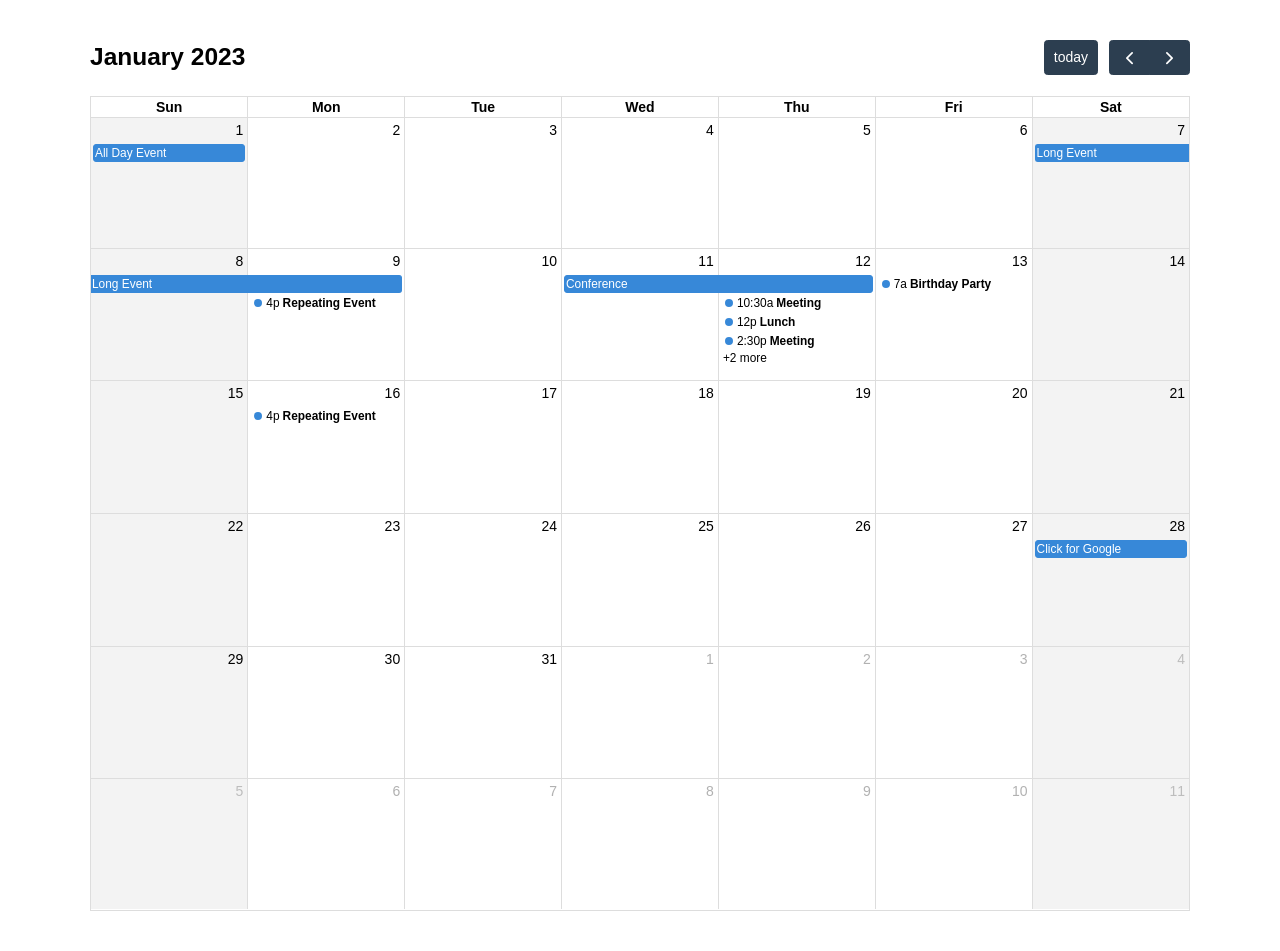
<file: lib/fullcalendar-6.1.15/examples/month-view.html>
<!DOCTYPE html>
<html>
<head>
<meta charset='utf-8' />
<script src='../dist/index.global.js'></script>
<script>

  document.addEventListener('DOMContentLoaded', function() {
    var calendarEl = document.getElementById('calendar');

    var calendar = new FullCalendar.Calendar(calendarEl, {
      initialDate: '2023-01-12',
      editable: true,
      selectable: true,
      businessHours: true,
      dayMaxEvents: true, // allow "more" link when too many events
      events: [
        {
          title: 'All Day Event',
          start: '2023-01-01'
        },
        {
          title: 'Long Event',
          start: '2023-01-07',
          end: '2023-01-10'
        },
        {
          groupId: 999,
          title: 'Repeating Event',
          start: '2023-01-09T16:00:00'
        },
        {
          groupId: 999,
          title: 'Repeating Event',
          start: '2023-01-16T16:00:00'
        },
        {
          title: 'Conference',
          start: '2023-01-11',
          end: '2023-01-13'
        },
        {
          title: 'Meeting',
          start: '2023-01-12T10:30:00',
          end: '2023-01-12T12:30:00'
        },
        {
          title: 'Lunch',
          start: '2023-01-12T12:00:00'
        },
        {
          title: 'Meeting',
          start: '2023-01-12T14:30:00'
        },
        {
          title: 'Happy Hour',
          start: '2023-01-12T17:30:00'
        },
        {
          title: 'Dinner',
          start: '2023-01-12T20:00:00'
        },
        {
          title: 'Birthday Party',
          start: '2023-01-13T07:00:00'
        },
        {
          title: 'Click for Google',
          url: 'http://google.com/',
          start: '2023-01-28'
        }
      ]
    });

    calendar.render();
  });

</script>
<style>

  body {
    margin: 40px 10px;
    padding: 0;
    font-family: Arial, Helvetica Neue, Helvetica, sans-serif;
    font-size: 14px;
  }

  #calendar {
    max-width: 1100px;
    margin: 0 auto;
  }

</style>
</head>
<body>

  <div id='calendar'></div>

</body>
</html>
</file>
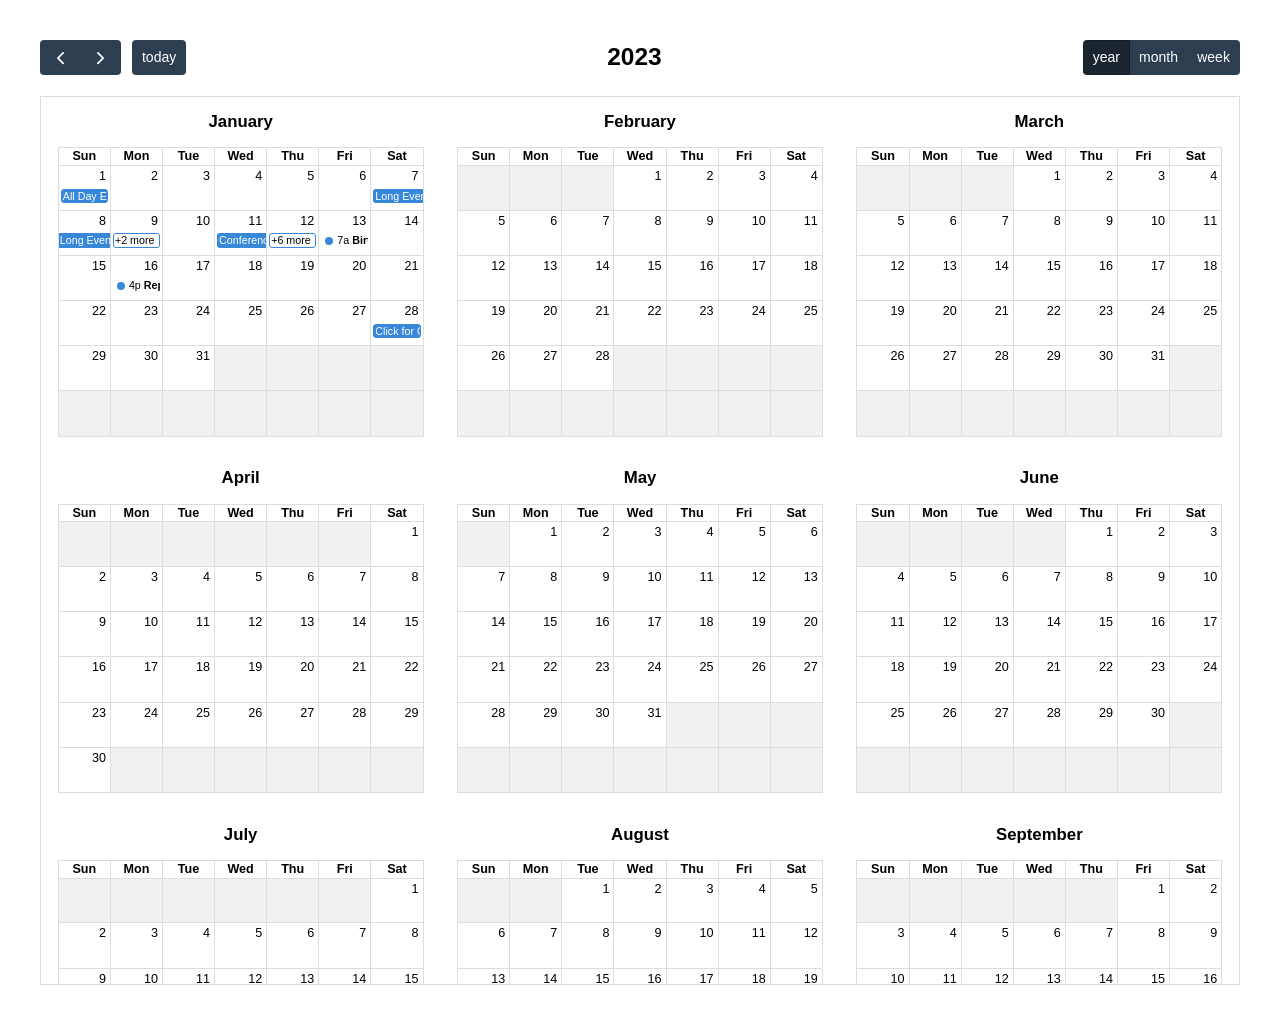
<file: lib/fullcalendar-6.1.15/examples/multimonth-view.html>
<!DOCTYPE html>
<html>
<head>
<meta charset='utf-8' />
<script src='../dist/index.global.js'></script>
<script>

  document.addEventListener('DOMContentLoaded', function() {
    var calendarEl = document.getElementById('calendar');

    var calendar = new FullCalendar.Calendar(calendarEl, {
      headerToolbar: {
        left: 'prev,next today',
        center: 'title',
        right: 'multiMonthYear,dayGridMonth,timeGridWeek'
      },
      initialView: 'multiMonthYear',
      initialDate: '2023-01-12',
      editable: true,
      selectable: true,
      dayMaxEvents: true, // allow "more" link when too many events
      // multiMonthMaxColumns: 1, // guarantee single column
      // showNonCurrentDates: true,
      // fixedWeekCount: false,
      // businessHours: true,
      // weekends: false,
      events: [
        {
          title: 'All Day Event',
          start: '2023-01-01'
        },
        {
          title: 'Long Event',
          start: '2023-01-07',
          end: '2023-01-10'
        },
        {
          groupId: 999,
          title: 'Repeating Event',
          start: '2023-01-09T16:00:00'
        },
        {
          groupId: 999,
          title: 'Repeating Event',
          start: '2023-01-16T16:00:00'
        },
        {
          title: 'Conference',
          start: '2023-01-11',
          end: '2023-01-13'
        },
        {
          title: 'Meeting',
          start: '2023-01-12T10:30:00',
          end: '2023-01-12T12:30:00'
        },
        {
          title: 'Lunch',
          start: '2023-01-12T12:00:00'
        },
        {
          title: 'Meeting',
          start: '2023-01-12T14:30:00'
        },
        {
          title: 'Happy Hour',
          start: '2023-01-12T17:30:00'
        },
        {
          title: 'Dinner',
          start: '2023-01-12T20:00:00'
        },
        {
          title: 'Birthday Party',
          start: '2023-01-13T07:00:00'
        },
        {
          title: 'Click for Google',
          url: 'http://google.com/',
          start: '2023-01-28'
        }
      ]
    });

    calendar.render();
  });

</script>
<style>

  body {
    margin: 40px 10px;
    padding: 0;
    font-family: Arial, Helvetica Neue, Helvetica, sans-serif;
    font-size: 14px;
  }

  #calendar {
    max-width: 1200px;
    margin: 0 auto;
  }

</style>
</head>
<body>

  <div id='calendar'></div>

</body>
</html>
</file>
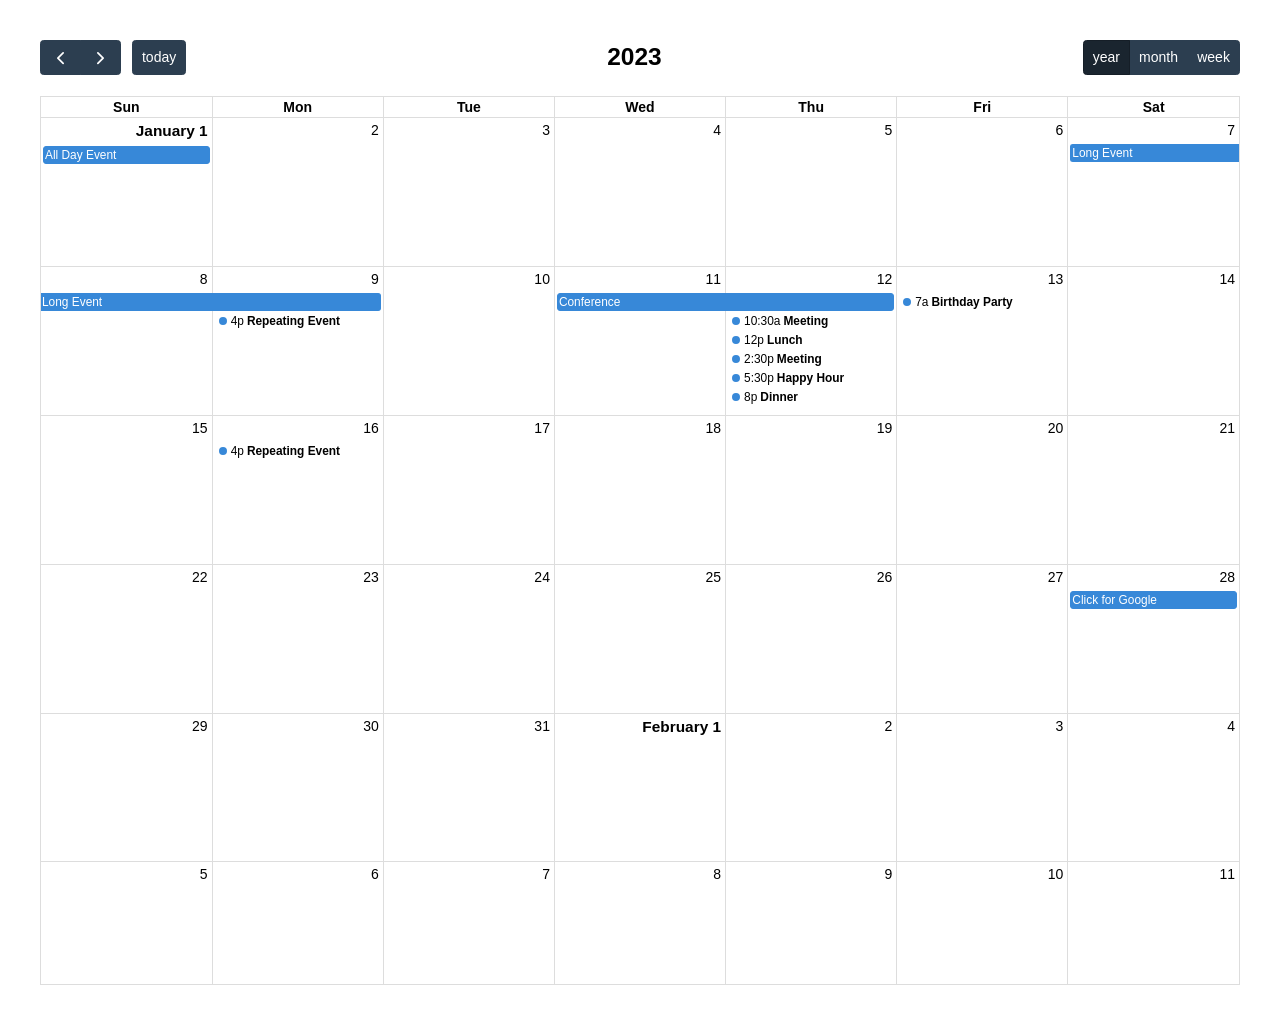
<file: lib/fullcalendar-6.1.15/examples/multiweek-view.html>
<!DOCTYPE html>
<html>
<head>
<meta charset='utf-8' />
<script src='../dist/index.global.js'></script>
<script>

  document.addEventListener('DOMContentLoaded', function() {
    var calendarEl = document.getElementById('calendar');

    var calendar = new FullCalendar.Calendar(calendarEl, {
      headerToolbar: {
        left: 'prev,next today',
        center: 'title',
        right: 'dayGridYear,dayGridMonth,timeGridWeek'
      },
      initialView: 'dayGridYear',
      initialDate: '2023-01-12',
      editable: true,
      selectable: true,
      dayMaxEvents: true, // allow "more" link when too many events
      // businessHours: true,
      // weekends: false,
      events: [
        {
          title: 'All Day Event',
          start: '2023-01-01'
        },
        {
          title: 'Long Event',
          start: '2023-01-07',
          end: '2023-01-10'
        },
        {
          groupId: 999,
          title: 'Repeating Event',
          start: '2023-01-09T16:00:00'
        },
        {
          groupId: 999,
          title: 'Repeating Event',
          start: '2023-01-16T16:00:00'
        },
        {
          title: 'Conference',
          start: '2023-01-11',
          end: '2023-01-13'
        },
        {
          title: 'Meeting',
          start: '2023-01-12T10:30:00',
          end: '2023-01-12T12:30:00'
        },
        {
          title: 'Lunch',
          start: '2023-01-12T12:00:00'
        },
        {
          title: 'Meeting',
          start: '2023-01-12T14:30:00'
        },
        {
          title: 'Happy Hour',
          start: '2023-01-12T17:30:00'
        },
        {
          title: 'Dinner',
          start: '2023-01-12T20:00:00'
        },
        {
          title: 'Birthday Party',
          start: '2023-01-13T07:00:00'
        },
        {
          title: 'Click for Google',
          url: 'http://google.com/',
          start: '2023-01-28'
        }
      ]
    });

    calendar.render();
  });

</script>
<style>

  body {
    margin: 40px 10px;
    padding: 0;
    font-family: Arial, Helvetica Neue, Helvetica, sans-serif;
    font-size: 14px;
  }

  #calendar {
    max-width: 1200px;
    margin: 0 auto;
  }

</style>
</head>
<body>

  <div id='calendar'></div>

</body>
</html>
</file>
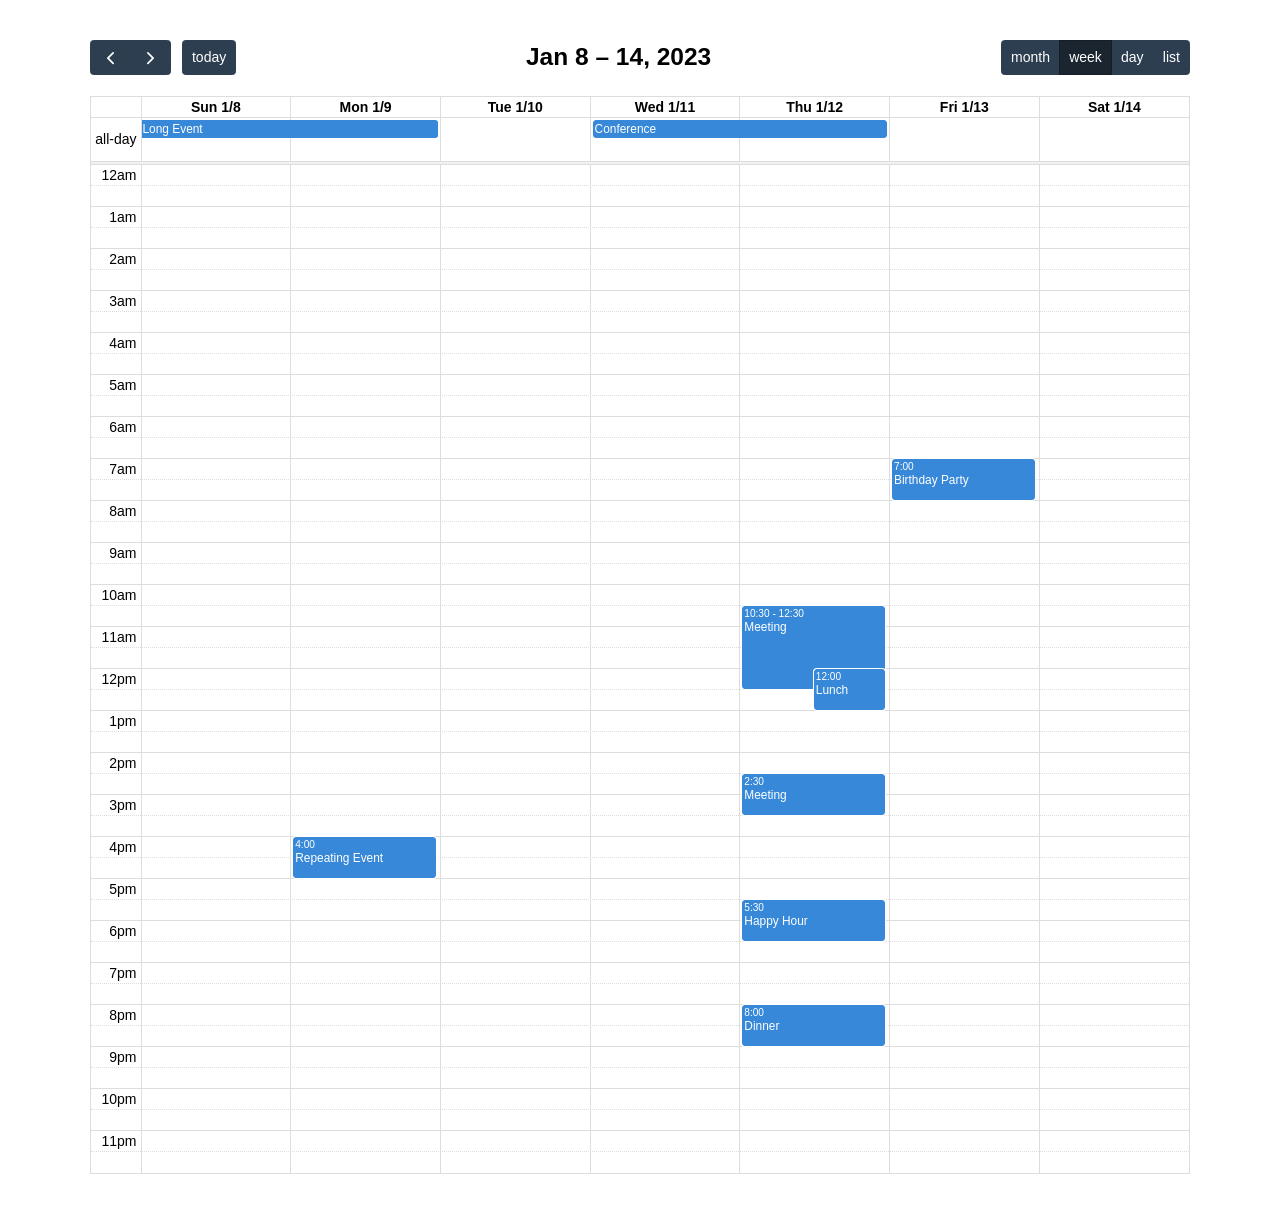
<file: lib/fullcalendar-6.1.15/examples/natural-height.html>
<!DOCTYPE html>
<html>
<head>
<meta charset='utf-8' />
<script src='../dist/index.global.js'></script>
<script>

  document.addEventListener('DOMContentLoaded', function() {
    var calendarEl = document.getElementById('calendar');

    var calendar = new FullCalendar.Calendar(calendarEl, {
      initialDate: '2023-01-12',
      initialView: 'timeGridWeek',
      headerToolbar: {
        left: 'prev,next today',
        center: 'title',
        right: 'dayGridMonth,timeGridWeek,timeGridDay,listWeek'
      },
      height: 'auto',
      navLinks: true, // can click day/week names to navigate views
      editable: true,
      selectable: true,
      selectMirror: true,
      nowIndicator: true,
      events: [
        {
          title: 'All Day Event',
          start: '2023-01-01',
        },
        {
          title: 'Long Event',
          start: '2023-01-07',
          end: '2023-01-10'
        },
        {
          groupId: 999,
          title: 'Repeating Event',
          start: '2023-01-09T16:00:00'
        },
        {
          groupId: 999,
          title: 'Repeating Event',
          start: '2023-01-16T16:00:00'
        },
        {
          title: 'Conference',
          start: '2023-01-11',
          end: '2023-01-13'
        },
        {
          title: 'Meeting',
          start: '2023-01-12T10:30:00',
          end: '2023-01-12T12:30:00'
        },
        {
          title: 'Lunch',
          start: '2023-01-12T12:00:00'
        },
        {
          title: 'Meeting',
          start: '2023-01-12T14:30:00'
        },
        {
          title: 'Happy Hour',
          start: '2023-01-12T17:30:00'
        },
        {
          title: 'Dinner',
          start: '2023-01-12T20:00:00'
        },
        {
          title: 'Birthday Party',
          start: '2023-01-13T07:00:00'
        },
        {
          title: 'Click for Google',
          url: 'http://google.com/',
          start: '2023-01-28'
        }
      ]
    });

    calendar.render();
  });

</script>
<style>

  body {
    margin: 40px 10px;
    padding: 0;
    font-family: Arial, Helvetica Neue, Helvetica, sans-serif;
    font-size: 14px;
  }

  #calendar {
    max-width: 1100px;
    margin: 0 auto;
  }

</style>
</head>
<body>

  <div id='calendar'></div>

</body>
</html>
</file>
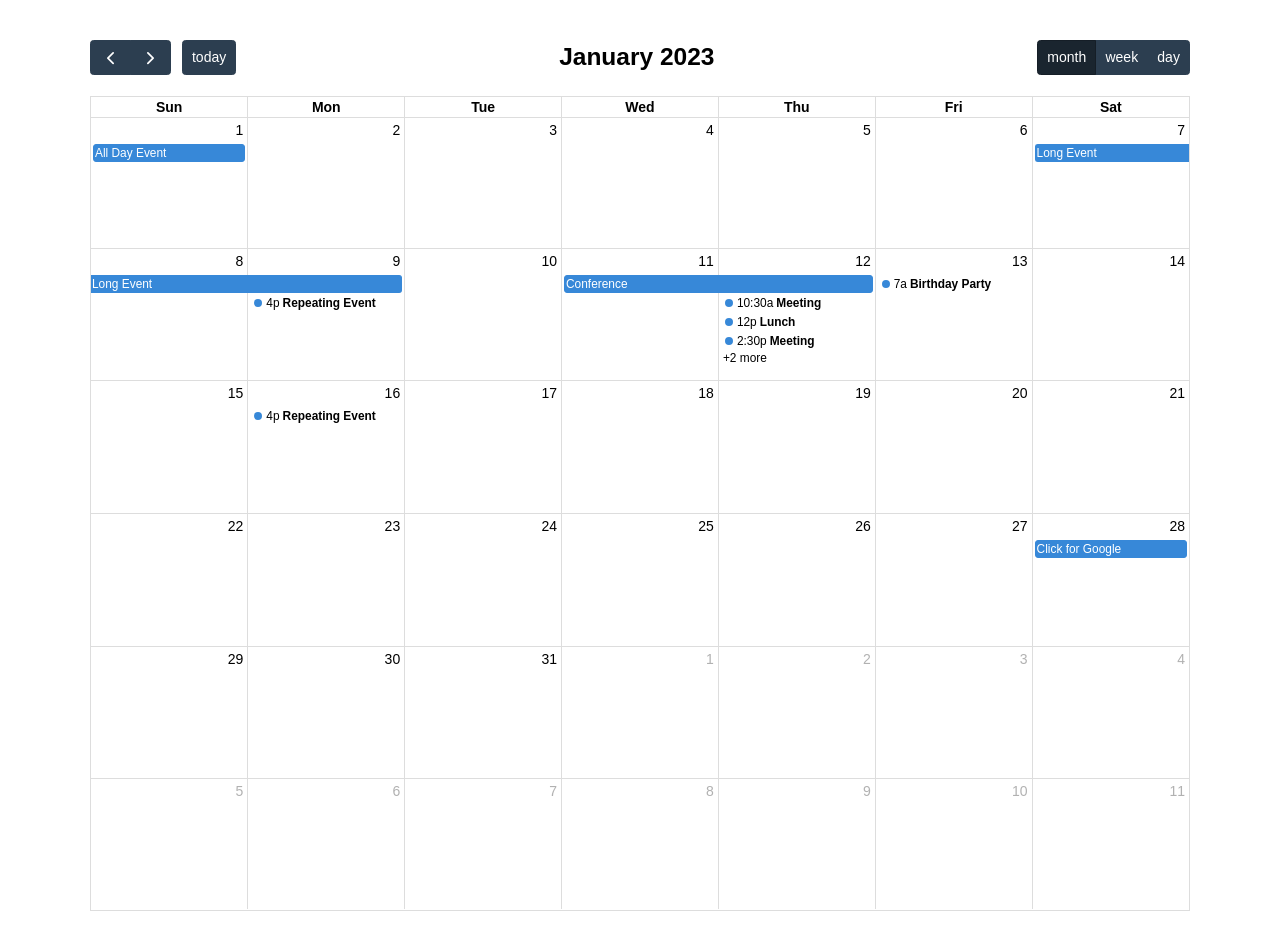
<file: lib/fullcalendar-6.1.15/examples/selectable.html>
<!DOCTYPE html>
<html>
<head>
<meta charset='utf-8' />
<script src='../dist/index.global.js'></script>
<script>

  document.addEventListener('DOMContentLoaded', function() {
    var calendarEl = document.getElementById('calendar');

    var calendar = new FullCalendar.Calendar(calendarEl, {
      headerToolbar: {
        left: 'prev,next today',
        center: 'title',
        right: 'dayGridMonth,timeGridWeek,timeGridDay'
      },
      initialDate: '2023-01-12',
      navLinks: true, // can click day/week names to navigate views
      selectable: true,
      selectMirror: true,
      select: function(arg) {
        var title = prompt('Event Title:');
        if (title) {
          calendar.addEvent({
            title: title,
            start: arg.start,
            end: arg.end,
            allDay: arg.allDay
          })
        }
        calendar.unselect()
      },
      eventClick: function(arg) {
        if (confirm('Are you sure you want to delete this event?')) {
          arg.event.remove()
        }
      },
      editable: true,
      dayMaxEvents: true, // allow "more" link when too many events
      events: [
        {
          title: 'All Day Event',
          start: '2023-01-01'
        },
        {
          title: 'Long Event',
          start: '2023-01-07',
          end: '2023-01-10'
        },
        {
          groupId: 999,
          title: 'Repeating Event',
          start: '2023-01-09T16:00:00'
        },
        {
          groupId: 999,
          title: 'Repeating Event',
          start: '2023-01-16T16:00:00'
        },
        {
          title: 'Conference',
          start: '2023-01-11',
          end: '2023-01-13'
        },
        {
          title: 'Meeting',
          start: '2023-01-12T10:30:00',
          end: '2023-01-12T12:30:00'
        },
        {
          title: 'Lunch',
          start: '2023-01-12T12:00:00'
        },
        {
          title: 'Meeting',
          start: '2023-01-12T14:30:00'
        },
        {
          title: 'Happy Hour',
          start: '2023-01-12T17:30:00'
        },
        {
          title: 'Dinner',
          start: '2023-01-12T20:00:00'
        },
        {
          title: 'Birthday Party',
          start: '2023-01-13T07:00:00'
        },
        {
          title: 'Click for Google',
          url: 'http://google.com/',
          start: '2023-01-28'
        }
      ]
    });

    calendar.render();
  });

</script>
<style>

  body {
    margin: 40px 10px;
    padding: 0;
    font-family: Arial, Helvetica Neue, Helvetica, sans-serif;
    font-size: 14px;
  }

  #calendar {
    max-width: 1100px;
    margin: 0 auto;
  }

</style>
</head>
<body>

  <div id='calendar'></div>

</body>
</html>
</file>
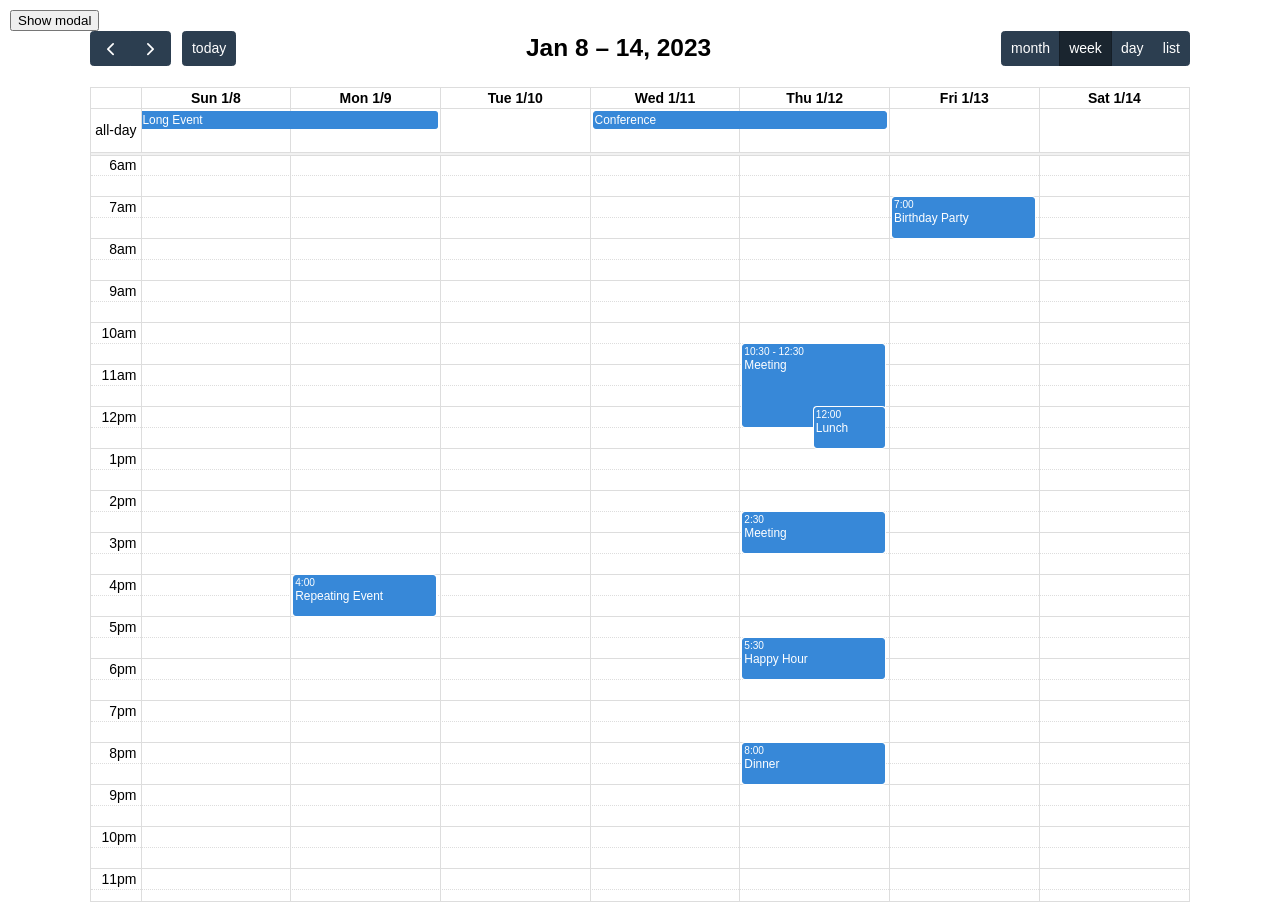
<file: lib/fullcalendar-6.1.15/examples/timegrid-views-modal.html>
<!DOCTYPE html>
<html>
<head>
<meta charset='utf-8' />
<script src='../dist/index.global.js'></script>
<script>

  /*
  From https://github.com/fullcalendar/fullcalendar/issues/5026
  */

  document.addEventListener('DOMContentLoaded', function() {
    var calendarOptions = {
      initialDate: '2023-01-12',
      initialView: 'timeGridWeek',
      nowIndicator: true,
      headerToolbar: {
        left: 'prev,next today',
        center: 'title',
        right: 'dayGridMonth,timeGridWeek,timeGridDay,listWeek'
      },
      navLinks: true, // can click day/week names to navigate views
      editable: true,
      selectable: true,
      selectMirror: true,
      dayMaxEvents: true, // allow "more" link when too many events
      events: [
        {
          title: 'All Day Event',
          start: '2023-01-01',
        },
        {
          title: 'Long Event',
          start: '2023-01-07',
          end: '2023-01-10'
        },
        {
          groupId: 999,
          title: 'Repeating Event',
          start: '2023-01-09T16:00:00'
        },
        {
          groupId: 999,
          title: 'Repeating Event',
          start: '2023-01-16T16:00:00'
        },
        {
          title: 'Conference',
          start: '2023-01-11',
          end: '2023-01-13'
        },
        {
          title: 'Meeting',
          start: '2023-01-12T10:30:00',
          end: '2023-01-12T12:30:00'
        },
        {
          title: 'Lunch',
          start: '2023-01-12T12:00:00'
        },
        {
          title: 'Meeting',
          start: '2023-01-12T14:30:00'
        },
        {
          title: 'Happy Hour',
          start: '2023-01-12T17:30:00'
        },
        {
          title: 'Dinner',
          start: '2023-01-12T20:00:00'
        },
        {
          title: 'Birthday Party',
          start: '2023-01-13T07:00:00'
        },
        {
          title: 'Click for Google',
          url: 'http://google.com/',
          start: '2023-01-28'
        }
      ]
    };

    var calendar = new FullCalendar.Calendar(document.getElementById('calendar'), calendarOptions);
    calendar.render();

    var calendar2 = new FullCalendar.Calendar(document.getElementById('calendar2'), calendarOptions);
    calendar2.render();

    /*
    Modal
    */

    var modal = document.querySelector('.modal');
    var modalTrigger = document.querySelector('.modal-trigger');
    var modalOverlay = document.querySelector('.modal-overlay');

    modalTrigger.addEventListener('click', function() {
      modal.classList.add('is-visible');
      calendar2.updateSize();
    });
    modalOverlay.addEventListener('click', function() {
      modal.classList.remove('is-visible');
    });
  });

</script>
<style>

  body {
    margin: 10px;
    padding: 0;
    font-family: Arial, Helvetica Neue, Helvetica, sans-serif;
    font-size: 14px;
  }

  #calendar {
    max-width: 1100px;
    margin: 0 auto;
  }

  .modal {
    display: none;
    position: absolute;
    z-index: 10000;
    top: 0;
    left: 0;
    width: 100%;
    height: 100%;
  }

  .modal.is-visible {
    display: block;
  }

  .modal-overlay {
    position: fixed;
    z-index: 10;
    top: 0;
    left: 0;
    width: 100%;
    height: 100%;
    background: hsla(0, 0%, 0%, 0.5);
  }

  .modal-wrapper {
    position: absolute;
    z-index: 9999;
    top: 6em;
    left: 50%;
    width: 600px;
    margin-left: -16em;
    background-color: #fff;
    box-shadow: 0 0 1.5em hsla(0, 0%, 0%, 0.35);
  }

  .modal-content {
    padding: 1em;
  }

</style>
</head>
<body>

  <button class='modal-trigger'>Show modal</button>

  <div id='calendar'></div>

  <div class='modal'>
    <div class='modal-overlay'></div>
    <div class='modal-wrapper'>
      <div class='modal-content'>
        <div id='calendar2'></div>
      </div>
    </div>
  </div>

</body>
</html>
</file>
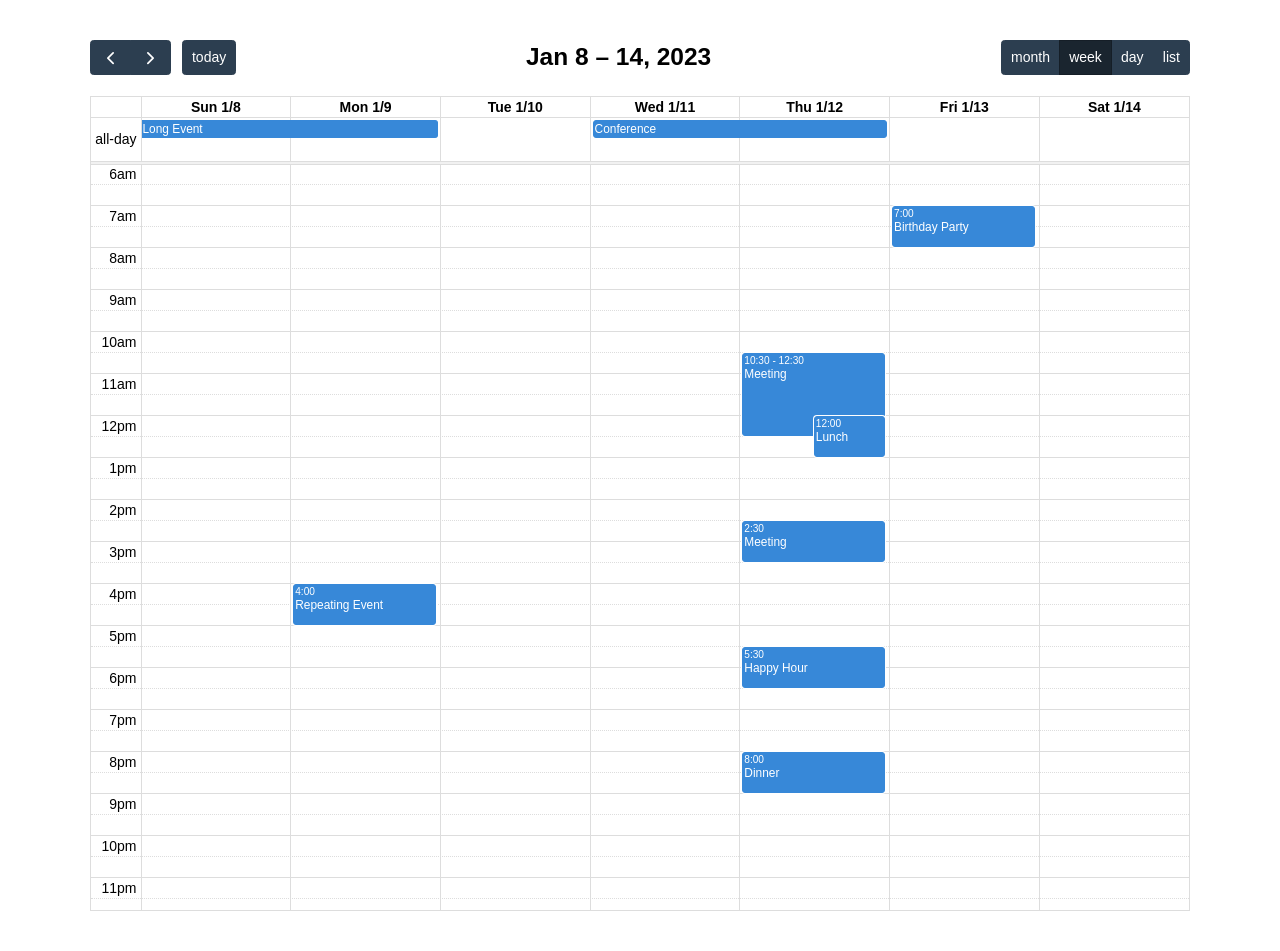
<file: lib/fullcalendar-6.1.15/examples/timegrid-views.html>
<!DOCTYPE html>
<html>
<head>
<meta charset='utf-8' />
<script src='../dist/index.global.js'></script>
<script>

  document.addEventListener('DOMContentLoaded', function() {
    var calendarEl = document.getElementById('calendar');

    var calendar = new FullCalendar.Calendar(calendarEl, {
      initialDate: '2023-01-12',
      initialView: 'timeGridWeek',
      nowIndicator: true,
      headerToolbar: {
        left: 'prev,next today',
        center: 'title',
        right: 'dayGridMonth,timeGridWeek,timeGridDay,listWeek'
      },
      navLinks: true, // can click day/week names to navigate views
      editable: true,
      selectable: true,
      selectMirror: true,
      dayMaxEvents: true, // allow "more" link when too many events
      events: [
        {
          title: 'All Day Event',
          start: '2023-01-01',
        },
        {
          title: 'Long Event',
          start: '2023-01-07',
          end: '2023-01-10'
        },
        {
          groupId: 999,
          title: 'Repeating Event',
          start: '2023-01-09T16:00:00'
        },
        {
          groupId: 999,
          title: 'Repeating Event',
          start: '2023-01-16T16:00:00'
        },
        {
          title: 'Conference',
          start: '2023-01-11',
          end: '2023-01-13'
        },
        {
          title: 'Meeting',
          start: '2023-01-12T10:30:00',
          end: '2023-01-12T12:30:00'
        },
        {
          title: 'Lunch',
          start: '2023-01-12T12:00:00'
        },
        {
          title: 'Meeting',
          start: '2023-01-12T14:30:00'
        },
        {
          title: 'Happy Hour',
          start: '2023-01-12T17:30:00'
        },
        {
          title: 'Dinner',
          start: '2023-01-12T20:00:00'
        },
        {
          title: 'Birthday Party',
          start: '2023-01-13T07:00:00'
        },
        {
          title: 'Click for Google',
          url: 'http://google.com/',
          start: '2023-01-28'
        }
      ]
    });

    calendar.render();
  });

</script>
<style>

  body {
    margin: 40px 10px;
    padding: 0;
    font-family: Arial, Helvetica Neue, Helvetica, sans-serif;
    font-size: 14px;
  }

  #calendar {
    max-width: 1100px;
    margin: 0 auto;
  }

</style>
</head>
<body>

  <div id='calendar'></div>

</body>
</html>
</file>
